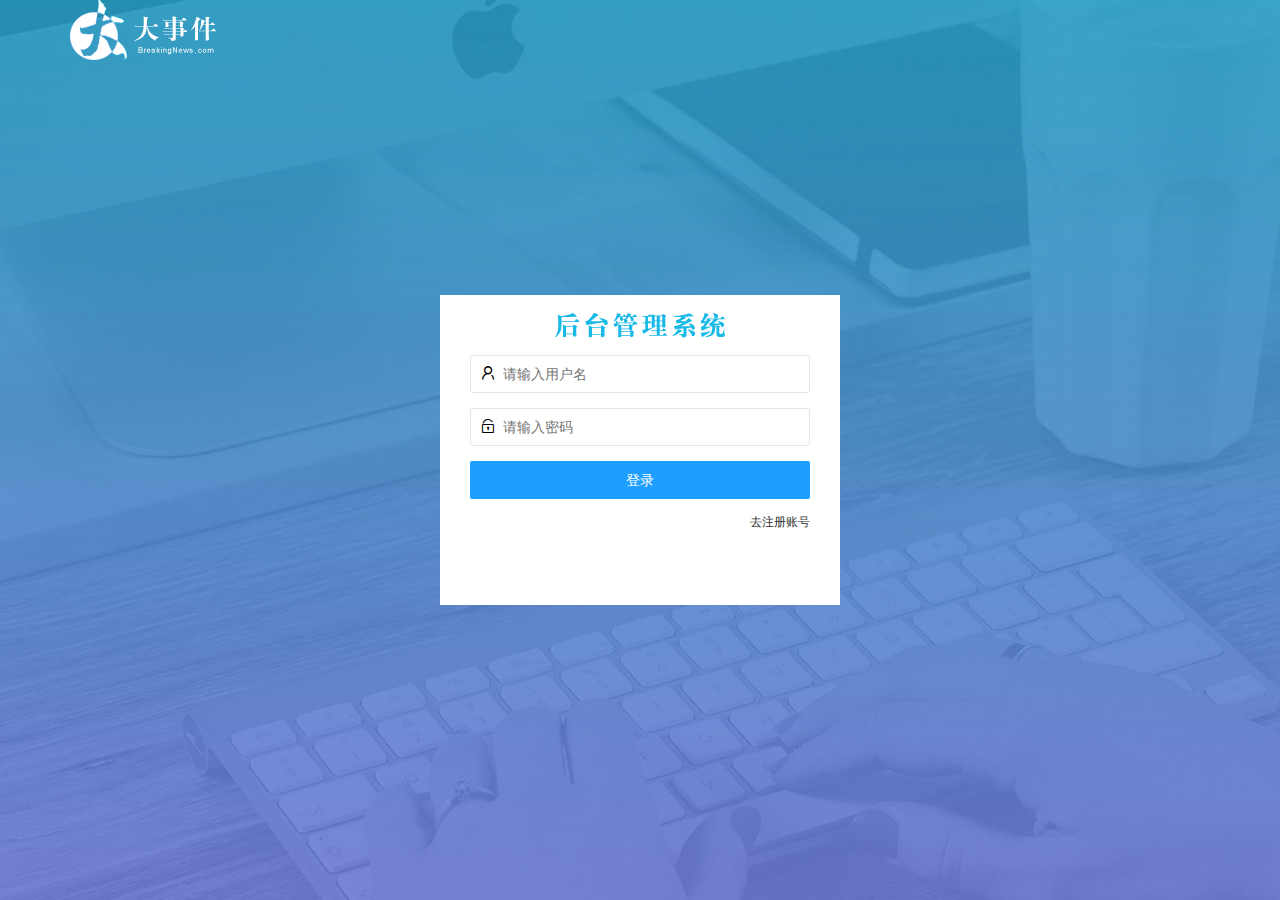
<file: login.html>
<!DOCTYPE html>
<html lang="en">

<head>
    <meta charset="UTF-8">
    <meta name="viewport" content="width=device-width, initial-scale=1.0">
    <meta http-equiv="X-UA-Compatible" content="ie=edge">
    <title>大事件-注册/登录</title>
    <!-- 映入layui的文件 -->
    <link rel="stylesheet" href="./assets/lib/layui/css/layui.css">
    <!-- 引入自己的样式表 -->
    <link rel="stylesheet" href="./assets/css/login.css">

</head>

<body>
    <!-- 头部的logo区域 -->
    <div class="layui-main">
        <img src="./assets/images/logo.png" alt="">
    </div>

    <!-- 登录注册区域 -->
    <div class="loginAndRegBox">
        <div class="title-box"></div>

        <!-- 登录的盒子 -->
        <div class="login-box">
            <!-- 登录的表单 -->
            <form class="layui-form" id="form_login">

                <!-- 用户名 -->
                <div class="layui-form-item">
                    <i class="layui-icon layui-icon-username"></i>
                    <input type="text" name="username" required lay-verify="required" placeholder="请输入用户名"
                        autocomplete="off" class="layui-input">
                </div>

                <!-- 密码 -->
                <div class="layui-form-item">
                <i class="layui-icon layui-icon-password"></i>

                    <input type="password" name="password" required lay-verify="required|pwd" placeholder="请输入密码"
                        autocomplete="off" class="layui-input">
                </div>

                <!-- 登录按钮 -->
                <div class="layui-form-item">
                    <button class="layui-btn layui-btn-fluid layui-btn-normal" lay-submit
                        lay-filter="formDemo">登录</button>
                </div>

                <div class="layui-form-item links">
                    <a href="javascript:;" id="link_reg">去注册账号</a>

                </div>
            </form>













        </div>
        <!-- 注册的盒子 -->
        <div class="reg-box">
            <form class="layui-form" id="form_reg">

                <!-- 用户名 -->
                <div class="layui-form-item">
                    <i class="layui-icon layui-icon-username"></i>
                    <input type="text" name="username" required lay-verify="required" placeholder="请输入用户名"
                        autocomplete="off" class="layui-input">
                </div>

                <!-- 密码 -->
                <div class="layui-form-item">
                <i class="layui-icon layui-icon-password"></i>

                    <input type="password" name="password" required lay-verify="required" placeholder="请输入密码"
                        autocomplete="off" class="layui-input">
                </div>

                <!-- 确认密码 -->
                <div class="layui-form-item">
                <i class="layui-icon layui-icon-password"></i>

                    <input type="password" name="repassword" required lay-verify="required|pwd|repwd" placeholder="再次确认密码"
                        autocomplete="off" class="layui-input">
                </div>

                <!-- 注册按钮 -->
                <div class="layui-form-item">
                    <button class="layui-btn layui-btn-fluid layui-btn-normal" lay-submit
                        lay-filter="formDemo">注册</button>
                </div>

                <div class="layui-form-item links">
                    <a href="javascript:;" id="link_login">去登录</a>

                </div>
            </form>

        </div>


 
    </div>
    <!-- 引入layui的js文件,加在自己的js前面,因为自己可能会用layui里面的js的类名 -->
    <script src="./assets/lib/layui/layui.all.js"></script>
    <!-- 引入JQ文件 -->
    <script src="./assets/lib/jquery.js"></script>
    <!-- 自己建统一拼接请求的根路径的baseAPI要放在自己建的js文件前面 -->
    <script src="./assets/js/baseAPI.js"></script>
    <!-- 引入自己的js文件 -->
    <script src="./assets/js/login.js"></script>

</body>

</html>
</file>
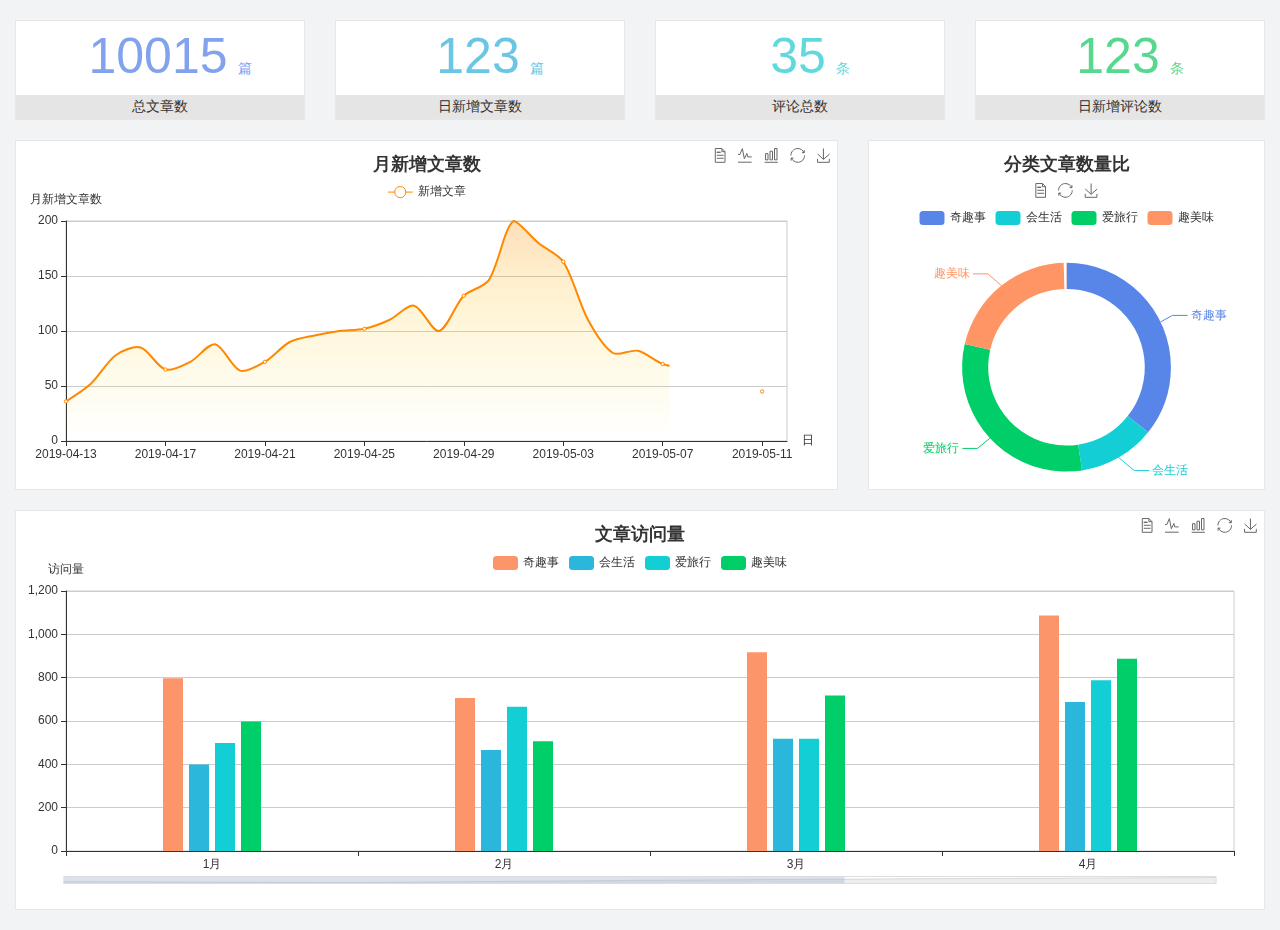
<file: home/dashboard.html>
<!DOCTYPE html>
<html lang="en">

<head>
  <meta charset="UTF-8">
  <meta name="viewport" content="width=device-width, initial-scale=1.0">
  <meta http-equiv="X-UA-Compatible" content="ie=edge">
  <title>图表统计</title>
  <link rel="stylesheet" href="../assets/lib/bootstrap.css" />
  <link rel="stylesheet" href="../assets/lib/main.css" />
  <script src="../assets/lib/jquery.js"></script>
  <script type="text/javascript" src="../assets/lib/echarts.min.js"></script>
</head>

<body>
  <div class="container-fluid">
    <div class="row spannel_list">
      <div class="col-sm-3 col-xs-6">
        <div class="spannel">
          <em>10015</em><span>篇</span>
          <b>总文章数</b>
        </div>
      </div>
      <div class="col-sm-3 col-xs-6">
        <div class="spannel scolor01">
          <em>123</em><span>篇</span>
          <b>日新增文章数</b>
        </div>
      </div>
      <div class="col-sm-3 col-xs-6">
        <div class="spannel scolor02">
          <em>35</em><span>条</span>
          <b>评论总数</b>
        </div>
      </div>
      <div class="col-sm-3 col-xs-6">
        <div class="spannel scolor03">
          <em>123</em><span>条</span>
          <b>日新增评论数</b>
        </div>
      </div>
    </div>
  </div>

  <div class="container-fluid">
    <div class="row curve-pie">
      <div class="col-lg-8 col-md-8">
        <div class="gragh_pannel" id="curve_show"></div>
      </div>
      <div class="col-lg-4 col-md-4">
        <div class="gragh_pannel" id="pie_show"></div>
      </div>
    </div>
  </div>

  <div class="container-fluid">
    <div class="column_pannel" id="column_show"></div>
  </div>

  <script>
    var oChart = echarts.init(document.getElementById('curve_show'));
    var aList_all = [
      { 'count': 36, 'date': '2019-04-13' },
      { 'count': 52, 'date': '2019-04-14' },
      { 'count': 78, 'date': '2019-04-15' },
      { 'count': 85, 'date': '2019-04-16' },
      { 'count': 65, 'date': '2019-04-17' },
      { 'count': 72, 'date': '2019-04-18' },
      { 'count': 88, 'date': '2019-04-19' },
      { 'count': 64, 'date': '2019-04-20' },
      { 'count': 72, 'date': '2019-04-21' },
      { 'count': 90, 'date': '2019-04-22' },
      { 'count': 96, 'date': '2019-04-23' },
      { 'count': 100, 'date': '2019-04-24' },
      { 'count': 102, 'date': '2019-04-25' },
      { 'count': 110, 'date': '2019-04-26' },
      { 'count': 123, 'date': '2019-04-27' },
      { 'count': 100, 'date': '2019-04-28' },
      { 'count': 132, 'date': '2019-04-29' },
      { 'count': 146, 'date': '2019-04-30' },
      { 'count': 200, 'date': '2019-05-01' },
      { 'count': 180, 'date': '2019-05-02' },
      { 'count': 163, 'date': '2019-05-03' },
      { 'count': 110, 'date': '2019-05-04' },
      { 'count': 80, 'date': '2019-05-05' },
      { 'count': 82, 'date': '2019-05-06' },
      { 'count': 70, 'date': '2019-05-07' },
      { 'count': 65, 'date': '2019-05-08' },
      { 'count': 54, 'date': '2019-05-09' },
      { 'count': 40, 'date': '2019-05-10' },
      { 'count': 45, 'date': '2019-05-11' },
      { 'count': 38, 'date': '2019-05-12' },
    ];

    let aCount = [];
    let aDate = [];

    for (var i = 0; i < aList_all.length; i++) {
      aCount.push(aList_all[i].count);
      aDate.push(aList_all[i].date);
    }

    var chartopt = {
      title: {
        text: '月新增文章数',
        left: 'center',
        top: '10'
      },
      tooltip: {
        trigger: 'axis'
      },
      legend: {
        data: ['新增文章'],
        top: '40'
      },
      toolbox: {
        show: true,
        feature: {
          mark: { show: true },
          dataView: { show: true, readOnly: false },
          magicType: { show: true, type: ['line', 'bar'] },
          restore: { show: true },
          saveAsImage: { show: true }
        }
      },
      calculable: true,
      xAxis: [
        {
          name: '日',
          type: 'category',
          boundaryGap: false,
          data: aDate
        }
      ],
      yAxis: [
        {
          name: '月新增文章数',
          type: 'value'
        }
      ],
      series: [
        {
          name: '新增文章',
          type: 'line',
          smooth: true,
          itemStyle: { normal: { areaStyle: { type: 'default' }, color: '#f80' }, lineStyle: { color: '#f80' } },
          data: aCount
        }],
      areaStyle: {
        normal: {
          color: new echarts.graphic.LinearGradient(0, 0, 0, 1, [{
            offset: 0,
            color: 'rgba(255,136,0,0.39)'
          }, {
            offset: .34,
            color: 'rgba(255,180,0,0.25)'
          }, {
            offset: 1,
            color: 'rgba(255,222,0,0.00)'
          }])

        }
      },
      grid: {
        show: true,
        x: 50,
        x2: 50,
        y: 80,
        height: 220
      }
    };

    oChart.setOption(chartopt);


    var oPie = echarts.init(document.getElementById('pie_show'));
    var oPieopt =
    {
      title: {
        top: 10,
        text: '分类文章数量比',
        x: 'center'
      },
      tooltip: {
        trigger: 'item',
        formatter: "{a} <br/>{b} : {c} ({d}%)"
      },
      color: ['#5885e8', '#13cfd5', '#00ce68', '#ff9565'],
      legend: {
        x: 'center',
        top: 65,
        data: ['奇趣事', '会生活', '爱旅行', '趣美味']
      },
      toolbox: {
        show: true,
        x: 'center',
        top: 35,
        feature: {
          mark: { show: true },
          dataView: { show: true, readOnly: false },
          magicType: {
            show: true,
            type: ['pie', 'funnel'],
            option: {
              funnel: {
                x: '25%',
                width: '50%',
                funnelAlign: 'left',
                max: 1548
              }
            }
          },
          restore: { show: true },
          saveAsImage: { show: true }
        }
      },
      calculable: true,
      series: [
        {
          name: '访问来源',
          type: 'pie',
          radius: ['45%', '60%'],
          center: ['50%', '65%'],
          data: [
            { value: 300, name: '奇趣事' },
            { value: 100, name: '会生活' },
            { value: 260, name: '爱旅行' },
            { value: 180, name: '趣美味' }
          ]
        }
      ]
    };
    oPie.setOption(oPieopt);



    var oColumn = this.echarts.init(document.getElementById('column_show'));
    var oColumnopt =
    {
      title: {
        text: '文章访问量',
        left: 'center',
        top: '10'
      },
      tooltip: {
        trigger: 'axis'
      },
      legend: {
        data: ['奇趣事', '会生活', '爱旅行', '趣美味'],
        top: '40'
      },
      toolbox: {
        show: true,
        feature: {
          mark: { show: true },
          dataView: { show: true, readOnly: false },
          magicType: { show: true, type: ['line', 'bar'] },
          restore: { show: true },
          saveAsImage: { show: true }
        }
      },
      calculable: true,
      xAxis: [
        {
          type: 'category',
          data: ['1月', '2月', '3月', '4月', '5月']
        }
      ],
      yAxis: [
        {
          name: '访问量',
          type: 'value'
        }
      ],
      series: [
        {
          name: '奇趣事',
          type: 'bar',
          barWidth: 20,
          itemStyle: {
            normal: { areaStyle: { type: 'default' }, color: '#fd956a' }
          },
          data: [800, 708, 920, 1090, 1200]
        },
        {
          name: '会生活',
          type: 'bar',
          barWidth: 20,
          itemStyle: {
            normal: { areaStyle: { type: 'default' }, color: '#2bb6db' }
          },
          data: [400, 468, 520, 690, 800]
        },
        {
          name: '爱旅行',
          type: 'bar',
          barWidth: 20,
          itemStyle: {
            normal: { areaStyle: { type: 'default' }, color: '#13cfd5' }
          },
          data: [500, 668, 520, 790, 900]
        },
        {
          name: '趣美味',
          type: 'bar',
          barWidth: 20,
          itemStyle: {
            normal: { areaStyle: { type: 'default' }, color: '#00ce68' }
          },
          data: [600, 508, 720, 890, 1000]
        }
      ],
      grid: {
        show: true,
        x: 50,
        x2: 30,
        y: 80,
        height: 260
      },
      dataZoom: [//给x轴设置滚动条
        {
          start: 0,//默认为0
          end: 100 - 1000 / 31,//默认为100
          type: 'slider',
          show: true,
          xAxisIndex: [0],
          handleSize: 0,//滑动条的 左右2个滑动条的大小
          height: 8,//组件高度
          left: 45, //左边的距离
          right: 50,//右边的距离
          bottom: 26,//右边的距离
          handleColor: '#ddd',//h滑动图标的颜色
          handleStyle: {
            borderColor: "#cacaca",
            borderWidth: "1",
            shadowBlur: 2,
            background: "#ddd",
            shadowColor: "#ddd",
          }
        }]
    };
    oColumn.setOption(oColumnopt);
  </script>
</body>

</html>
</file>
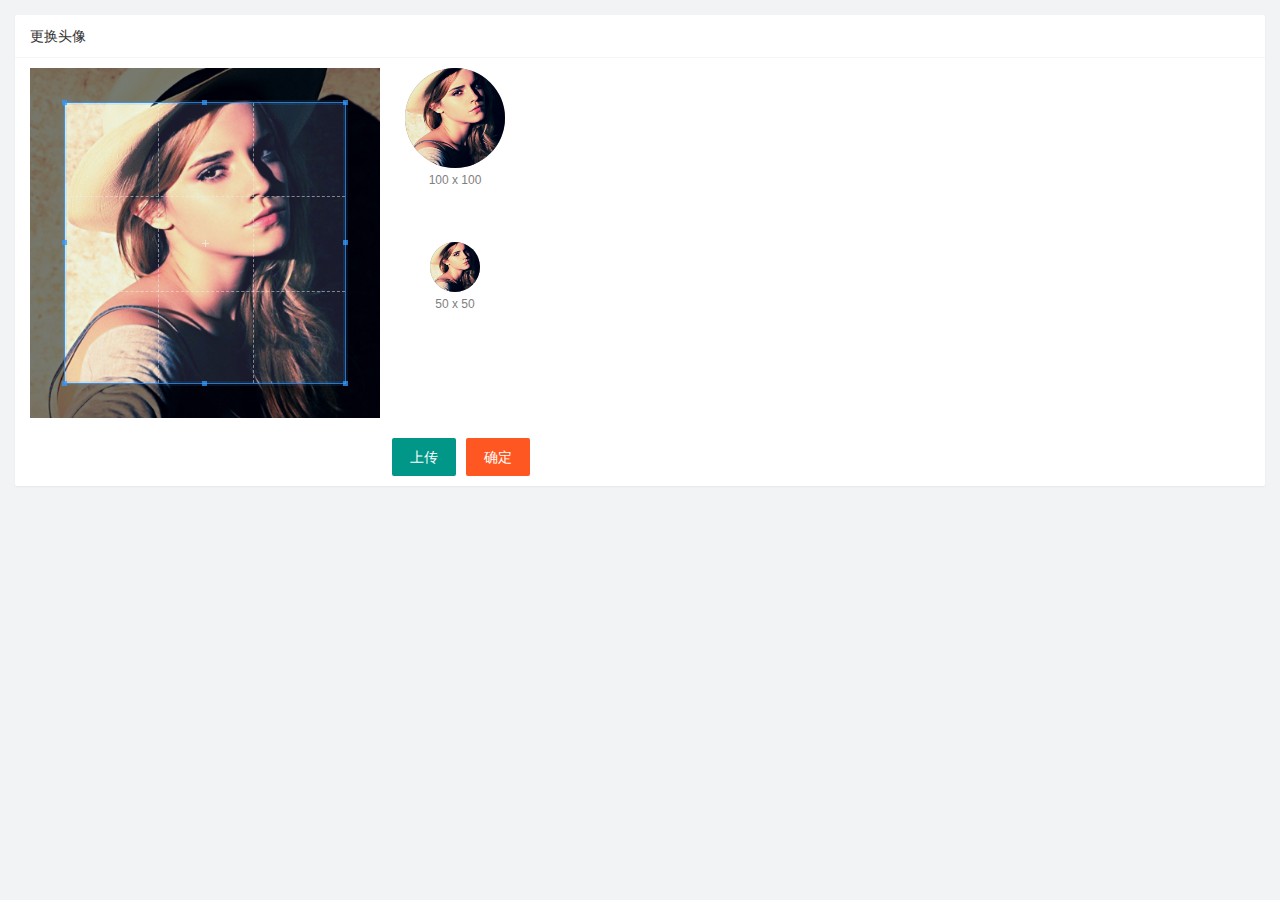
<file: user/user_avatar.html>
<!DOCTYPE html>
<html lang="en">

<head>
    <meta charset="UTF-8">
    <meta name="viewport" content="width=device-width, initial-scale=1.0">
    <meta http-equiv="X-UA-Compatible" content="ie=edge">
    <title>Document</title>
    <!-- 导入 layui.css 样式表： -->
    <link rel="stylesheet" href="../assets/lib/layui/css/layui.css">
    <!-- 导入 cropper.css 样式表： -->
    <link rel="stylesheet" href="../assets/lib/cropper/cropper.css">
    <!-- 导入自己的样式表： -->
    <link rel="stylesheet" href="../assets/css/user/user_avatar.css">
</head>

<body>


    <div class="layui-card">
        <div class="layui-card-header">更换头像</div>
        <div class="layui-card-body">




            <!-- 第一行的图片裁剪和预览区域 -->
            <div class="row1">
                <!-- 图片裁剪区域 -->
                <div class="cropper-box">
                    <!-- 这个 img 标签很重要，将来会把它初始化为裁剪区域 -->
                    <img id="image" src="/assets/images/sample.jpg" />
                </div>


                <!-- 图片的预览区域 -->
                <div class="preview-box">
                    <div>
                        <!-- 宽高为 100px 的预览区域 -->
                        <div class="img-preview w100"></div>
                        <p class="size">100 x 100</p>
                    </div>
                    <div>
                        <!-- 宽高为 50px 的预览区域 -->
                        <div class="img-preview w50"></div>
                        <p class="size">50 x 50</p>
                    </div>
                </div>
            </div>


            <!-- 第二行的按钮区域 -->
            <div class="row2">
                <!--在input的file上传文件标签中,通过accept属性,可以指定上传什么类型的文件 -->

                <input type="file" name="" id="file" accept="image/png,image/jpeg">

                <button type="button" class="layui-btn" id="btnChooseImage">上传</button>
                <button type="button" class="layui-btn layui-btn-danger" id="btnUpload">确定</button>
            </div>



        </div>
    </div>

    <script src="../assets/lib/layui/layui.all.js"></script>
    <script src="../assets/lib/jquery.js"></script>
    <!-- 要先导入jq在导入cropper再导入 jquery-cropper-->
    <script src="../assets/lib/cropper/Cropper.js"></script>
    <script src="../assets/lib/cropper/jquery-cropper.js"></script>
    <script src="../assets/js/baseAPI.js"></script>
    <script src="../assets/js/user/user_avatar.js"></script>
</body>

</html>
</file>
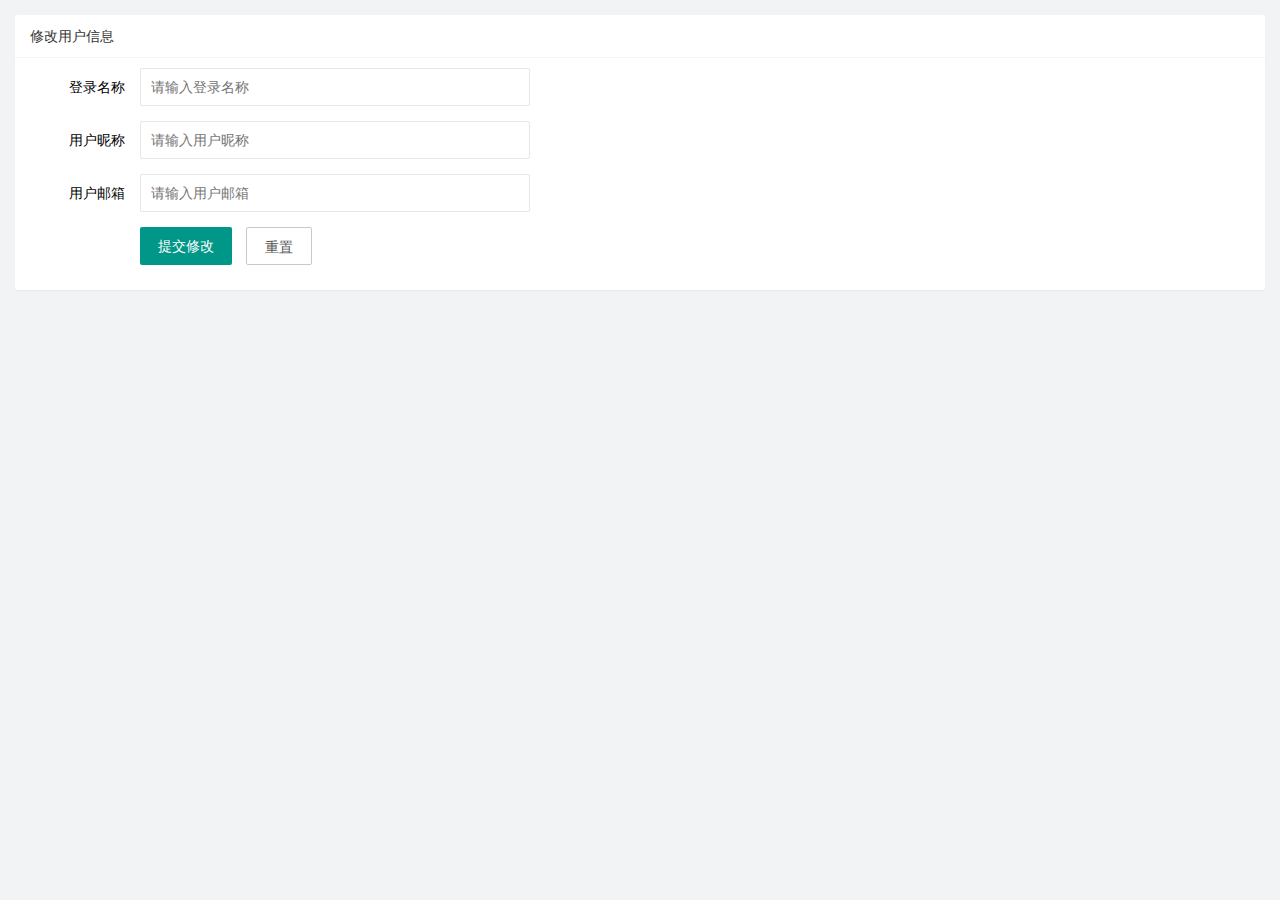
<file: user/user_info.html>
<!DOCTYPE html>
<html lang="en">

<head>
    <meta charset="UTF-8">
    <meta name="viewport" content="width=device-width, initial-scale=1.0">
    <meta http-equiv="X-UA-Compatible" content="ie=edge">
    <title>Document</title>
    <!-- 导入 layui 的样式,先导入第三方的样式,再导入自己的样式,避免自己的样式覆盖第三方的 -->
    <link rel="stylesheet" href="../assets/lib/layui/css/layui.css" />
    <!-- 导入自己的样式 -->
    <link rel="stylesheet" href="../assets/css/user/user_info.css" />
</head>

<body>
    <!-- 卡片区域 -->  
    <div class="layui-card">
        <div class="layui-card-header">修改用户信息</div>
        <div class="layui-card-body">
            <!-- form 表单区域 -->
            <form class="layui-form" lay-filter="formUserInfo">
                <!-- 这是隐藏域 ,作用是接收的传值的-->
                <input type="hidden" name="id" />
                <div class="layui-form-item">
                    <label class="layui-form-label">登录名称</label>
                    <div class="layui-input-block">
                        <input type="text" name="username" required lay-verify="required" placeholder="请输入登录名称"
                            autocomplete="off" class="layui-input" readonly />
                    </div>
                </div>
                <div class="layui-form-item">
                    <label class="layui-form-label">用户昵称</label>
                    <div class="layui-input-block">
                        <input type="text" name="nickname" required lay-verify="required|nickname" placeholder="请输入用户昵称"
                            autocomplete="off" class="layui-input" />
                    </div>
                </div>
                <div class="layui-form-item">
                    <label class="layui-form-label">用户邮箱</label>
                    <div class="layui-input-block">
                        <input type="text" name="email" required lay-verify="required|email" placeholder="请输入用户邮箱"
                            autocomplete="off" class="layui-input" />
                    </div>
                </div>
                <div class="layui-form-item">
                    <div class="layui-input-block">
                        <button class="layui-btn" lay-submit lay-filter="formDemo">提交修改</button>
                        <button type="reset" class="layui-btn layui-btn-primary" id="btnReset">重置</button>
                    </div>
                </div>
            </form>
        </div>
    </div>


    <!-- 导入 layui 的 js -->
    <script src="../assets/lib/layui/layui.all.js"></script>
    <!-- 导入 jquery -->
    <script src="../assets/lib/jquery.js"></script>
    <!-- 导入 -->
    <script src="../assets/js/baseAPI.js"></script>
    <!-- 导入自己的 js -->
    <script src="../assets/js/user/user_info.js"></script>
</body>

</html>
</file>
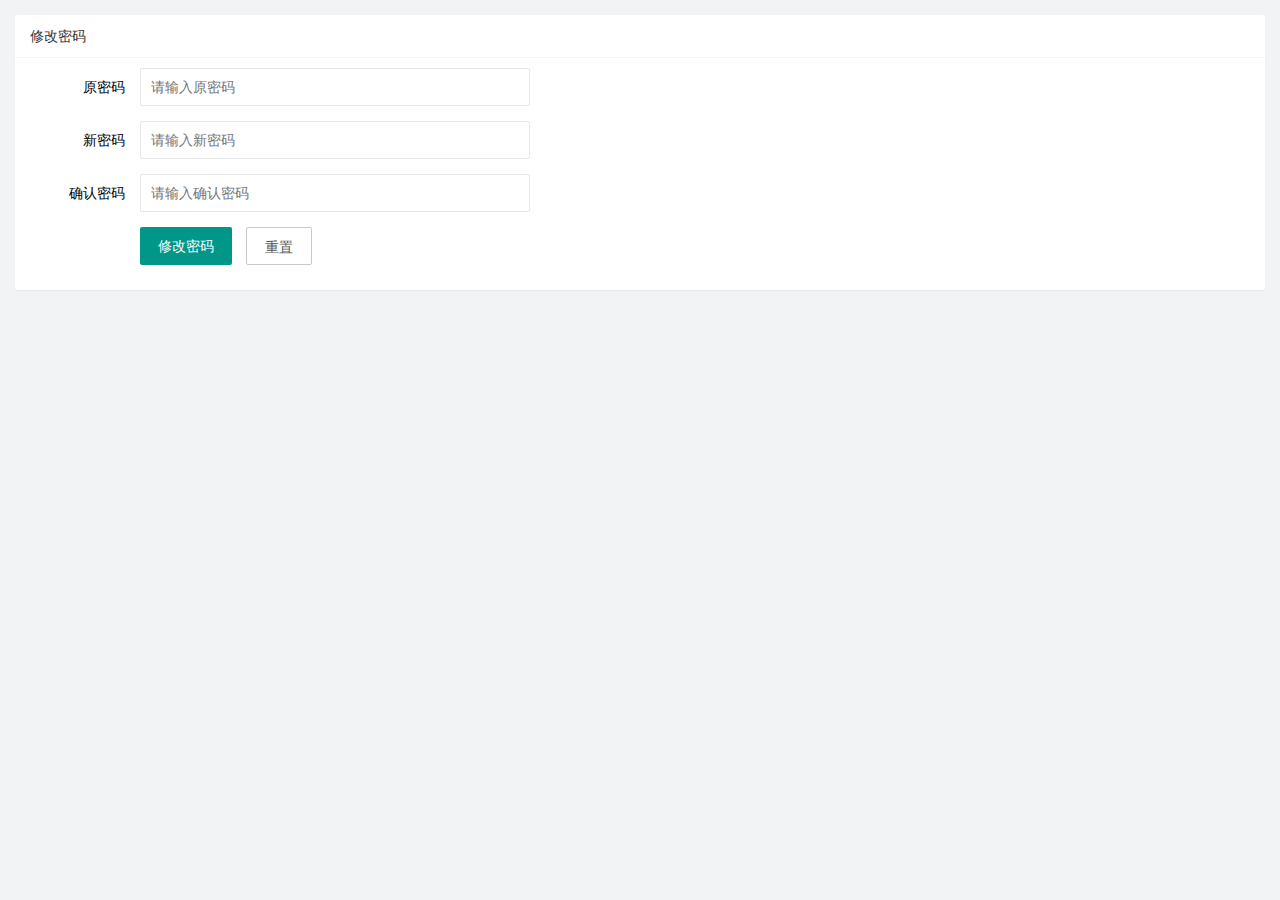
<file: user/user_pwd.html>
<!DOCTYPE html>
<html lang="en">

<head>
    <meta charset="UTF-8">
    <meta name="viewport" content="width=device-width, initial-scale=1.0">
    <meta http-equiv="X-UA-Compatible" content="ie=edge">
    <title>Document</title>
    <link rel="stylesheet" href="../assets/lib/layui/css/layui.css">
    <link rel="stylesheet" href="../assets/css/user/user_pwd.css">
</head>


<body>
    <!-- 卡片区域 -->
    <div class="layui-card">
        <div class="layui-card-header">修改密码</div>
        <div class="layui-card-body">

            <form class="layui-form" action="">
                <div class="layui-form-item">
                    <label class="layui-form-label">原密码</label>
                    <div class="layui-input-block">
                        <input type="password" name="oldPwd" required lay-verify="required|pwd" placeholder="请输入原密码"
                            autocomplete="off" class="layui-input">
                    </div>
                </div>

                <div class="layui-form-item">
                    <label class="layui-form-label">新密码</label>
                    <div class="layui-input-block">
                        <input type="password" name="newPwd" required lay-verify="required|pwd|samePwd"
                            placeholder="请输入新密码" autocomplete="off" class="layui-input">
                    </div>
                </div>

                <div class="layui-form-item">
                    <label class="layui-form-label">确认密码</label>
                    <div class="layui-input-block">
                        <input type="password" name="rePwd" required lay-verify="required|rePwd" placeholder="请输入确认密码"
                            autocomplete="off" class="layui-input">
                    </div>
                </div>



                <div class="layui-form-item">
                    <div class="layui-input-block">
                        <button class="layui-btn" lay-submit lay-filter="formDemo">修改密码</button>
                        <button type="reset" class="layui-btn layui-btn-primary">重置</button>
                    </div>
                </div>
            </form>




        </div>
    </div>


    <!-- 导入 layui 的 js -->
    <script src="../assets/lib/layui/layui.all.js"></script>
    <!-- 导入 jQuery -->
    <script src="../assets/lib/jquery.js"></script>
    <!-- 导入 baseAPI -->
    <script src="../assets/js/baseAPI.js"></script>
    <!-- 导入自己的 js -->
    <script src="../assets/js/user/user_pwd.js"></script>
</body>

</html>
</file>
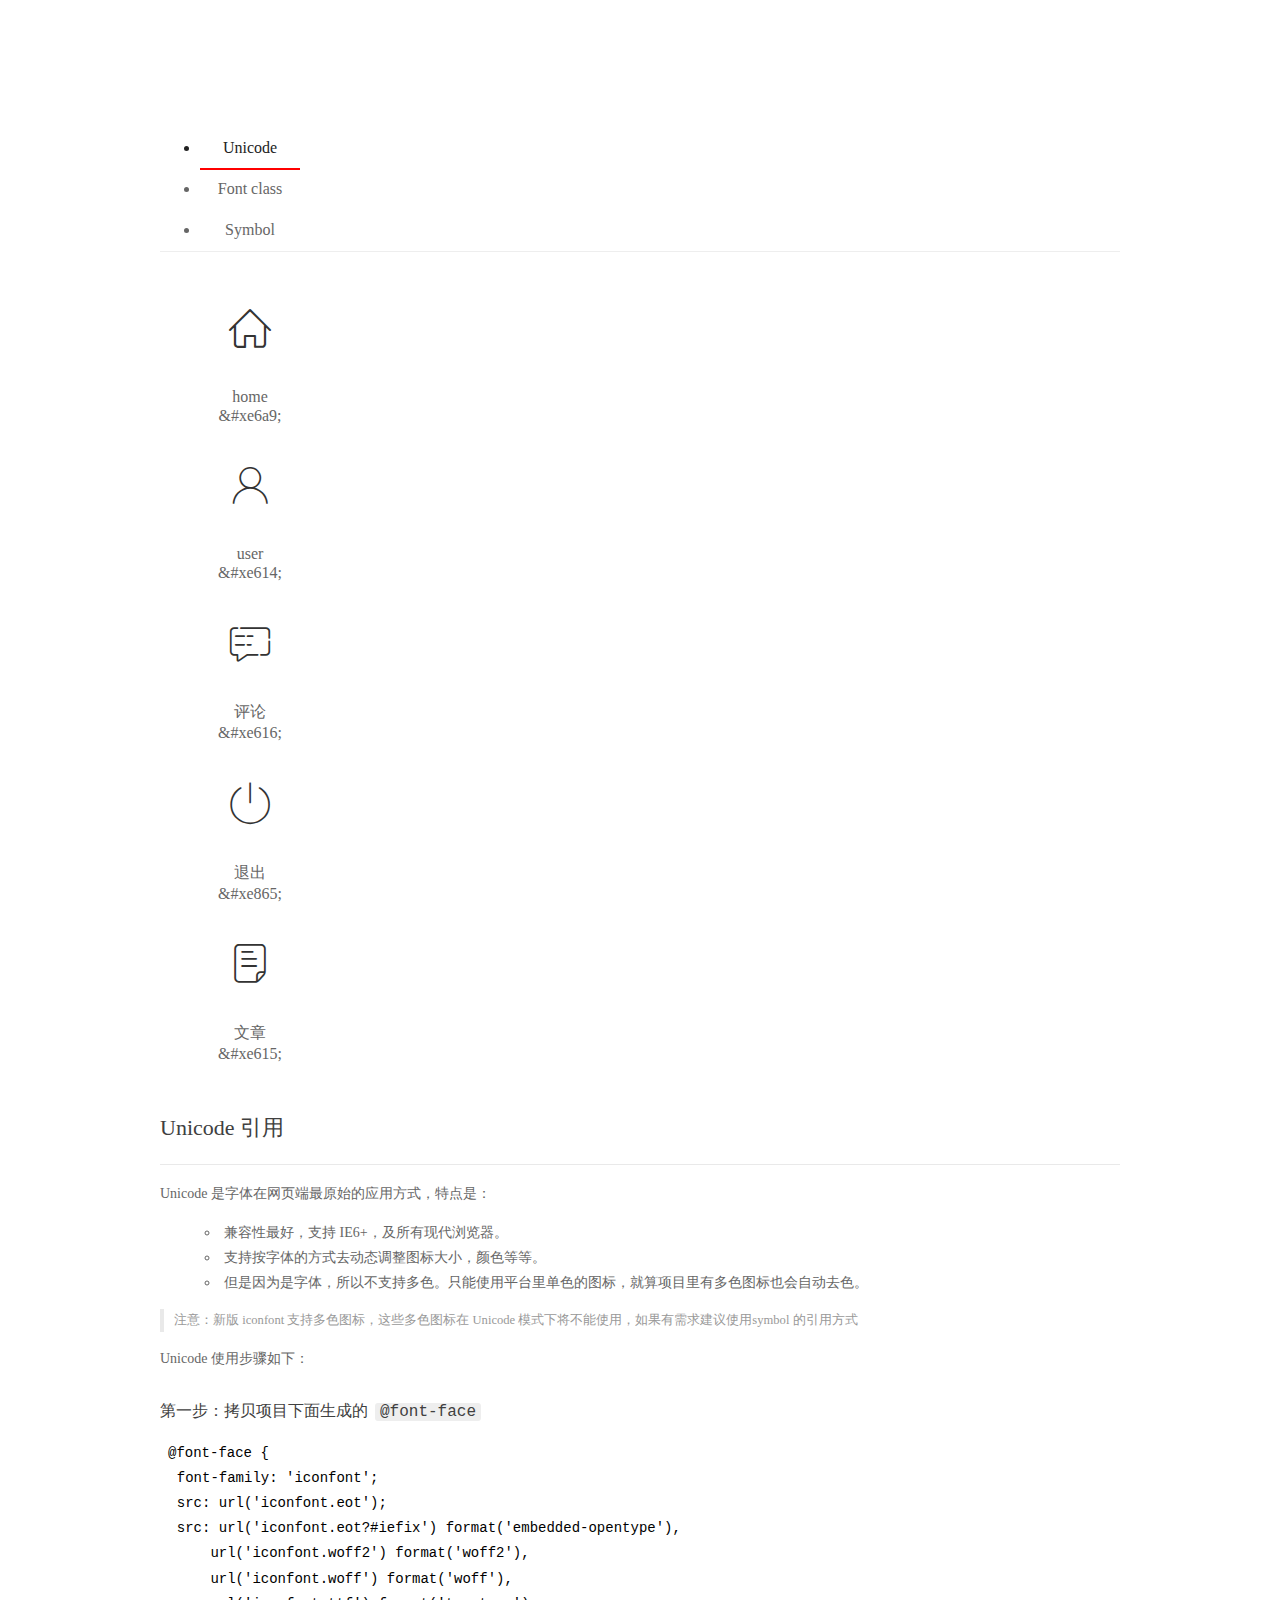
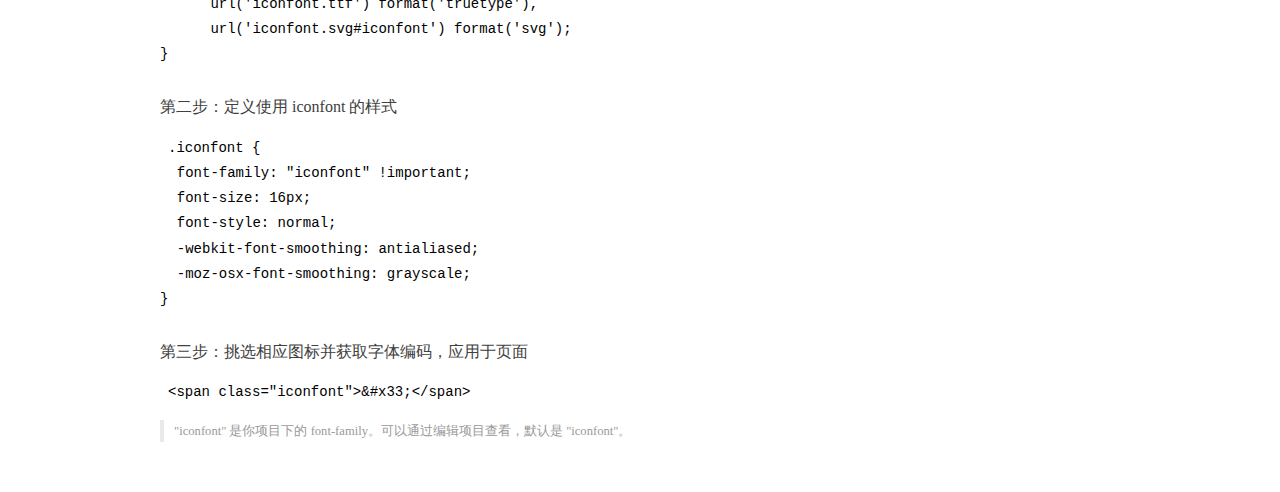
<file: assets/fonts/demo_index.html>
<!DOCTYPE html>
<html>
<head>
  <meta charset="utf-8"/>
  <title>IconFont Demo</title>
  <link rel="shortcut icon" href="https://gtms04.alicdn.com/tps/i4/TB1_oz6GVXXXXaFXpXXJDFnIXXX-64-64.ico" type="image/x-icon"/>
  <link rel="stylesheet" href="https://g.alicdn.com/thx/cube/1.3.2/cube.min.css">
  <link rel="stylesheet" href="demo.css">
  <link rel="stylesheet" href="iconfont.css">
  <script src="iconfont.js"></script>
  <!-- jQuery -->
  <script src="https://a1.alicdn.com/oss/uploads/2018/12/26/7bfddb60-08e8-11e9-9b04-53e73bb6408b.js"></script>
  <!-- 代码高亮 -->
  <script src="https://a1.alicdn.com/oss/uploads/2018/12/26/a3f714d0-08e6-11e9-8a15-ebf944d7534c.js"></script>
</head>
<body>
  <div class="main">
    <h1 class="logo"><a href="https://www.iconfont.cn/" title="iconfont 首页" target="_blank">&#xe86b;</a></h1>
    <div class="nav-tabs">
      <ul id="tabs" class="dib-box">
        <li class="dib active"><span>Unicode</span></li>
        <li class="dib"><span>Font class</span></li>
        <li class="dib"><span>Symbol</span></li>
      </ul>
      
    </div>
    <div class="tab-container">
      <div class="content unicode" style="display: block;">
          <ul class="icon_lists dib-box">
          
            <li class="dib">
              <span class="icon iconfont">&#xe6a9;</span>
                <div class="name">home</div>
                <div class="code-name">&amp;#xe6a9;</div>
              </li>
          
            <li class="dib">
              <span class="icon iconfont">&#xe614;</span>
                <div class="name">user</div>
                <div class="code-name">&amp;#xe614;</div>
              </li>
          
            <li class="dib">
              <span class="icon iconfont">&#xe616;</span>
                <div class="name">评论</div>
                <div class="code-name">&amp;#xe616;</div>
              </li>
          
            <li class="dib">
              <span class="icon iconfont">&#xe865;</span>
                <div class="name">退出</div>
                <div class="code-name">&amp;#xe865;</div>
              </li>
          
            <li class="dib">
              <span class="icon iconfont">&#xe615;</span>
                <div class="name">文章</div>
                <div class="code-name">&amp;#xe615;</div>
              </li>
          
          </ul>
          <div class="article markdown">
          <h2 id="unicode-">Unicode 引用</h2>
          <hr>

          <p>Unicode 是字体在网页端最原始的应用方式，特点是：</p>
          <ul>
            <li>兼容性最好，支持 IE6+，及所有现代浏览器。</li>
            <li>支持按字体的方式去动态调整图标大小，颜色等等。</li>
            <li>但是因为是字体，所以不支持多色。只能使用平台里单色的图标，就算项目里有多色图标也会自动去色。</li>
          </ul>
          <blockquote>
            <p>注意：新版 iconfont 支持多色图标，这些多色图标在 Unicode 模式下将不能使用，如果有需求建议使用symbol 的引用方式</p>
          </blockquote>
          <p>Unicode 使用步骤如下：</p>
          <h3 id="-font-face">第一步：拷贝项目下面生成的 <code>@font-face</code></h3>
<pre><code class="language-css"
>@font-face {
  font-family: 'iconfont';
  src: url('iconfont.eot');
  src: url('iconfont.eot?#iefix') format('embedded-opentype'),
      url('iconfont.woff2') format('woff2'),
      url('iconfont.woff') format('woff'),
      url('iconfont.ttf') format('truetype'),
      url('iconfont.svg#iconfont') format('svg');
}
</code></pre>
          <h3 id="-iconfont-">第二步：定义使用 iconfont 的样式</h3>
<pre><code class="language-css"
>.iconfont {
  font-family: "iconfont" !important;
  font-size: 16px;
  font-style: normal;
  -webkit-font-smoothing: antialiased;
  -moz-osx-font-smoothing: grayscale;
}
</code></pre>
          <h3 id="-">第三步：挑选相应图标并获取字体编码，应用于页面</h3>
<pre>
<code class="language-html"
>&lt;span class="iconfont"&gt;&amp;#x33;&lt;/span&gt;
</code></pre>
          <blockquote>
            <p>"iconfont" 是你项目下的 font-family。可以通过编辑项目查看，默认是 "iconfont"。</p>
          </blockquote>
          </div>
      </div>
      <div class="content font-class">
        <ul class="icon_lists dib-box">
          
          <li class="dib">
            <span class="icon iconfont icon-home"></span>
            <div class="name">
              home
            </div>
            <div class="code-name">.icon-home
            </div>
          </li>
          
          <li class="dib">
            <span class="icon iconfont icon-user"></span>
            <div class="name">
              user
            </div>
            <div class="code-name">.icon-user
            </div>
          </li>
          
          <li class="dib">
            <span class="icon iconfont icon-pinglun"></span>
            <div class="name">
              评论
            </div>
            <div class="code-name">.icon-pinglun
            </div>
          </li>
          
          <li class="dib">
            <span class="icon iconfont icon-tuichu"></span>
            <div class="name">
              退出
            </div>
            <div class="code-name">.icon-tuichu
            </div>
          </li>
          
          <li class="dib">
            <span class="icon iconfont icon-16"></span>
            <div class="name">
              文章
            </div>
            <div class="code-name">.icon-16
            </div>
          </li>
          
        </ul>
        <div class="article markdown">
        <h2 id="font-class-">font-class 引用</h2>
        <hr>

        <p>font-class 是 Unicode 使用方式的一种变种，主要是解决 Unicode 书写不直观，语意不明确的问题。</p>
        <p>与 Unicode 使用方式相比，具有如下特点：</p>
        <ul>
          <li>兼容性良好，支持 IE8+，及所有现代浏览器。</li>
          <li>相比于 Unicode 语意明确，书写更直观。可以很容易分辨这个 icon 是什么。</li>
          <li>因为使用 class 来定义图标，所以当要替换图标时，只需要修改 class 里面的 Unicode 引用。</li>
          <li>不过因为本质上还是使用的字体，所以多色图标还是不支持的。</li>
        </ul>
        <p>使用步骤如下：</p>
        <h3 id="-fontclass-">第一步：引入项目下面生成的 fontclass 代码：</h3>
<pre><code class="language-html">&lt;link rel="stylesheet" href="./iconfont.css"&gt;
</code></pre>
        <h3 id="-">第二步：挑选相应图标并获取类名，应用于页面：</h3>
<pre><code class="language-html">&lt;span class="iconfont icon-xxx"&gt;&lt;/span&gt;
</code></pre>
        <blockquote>
          <p>"
            iconfont" 是你项目下的 font-family。可以通过编辑项目查看，默认是 "iconfont"。</p>
        </blockquote>
      </div>
      </div>
      <div class="content symbol">
          <ul class="icon_lists dib-box">
          
            <li class="dib">
                <svg class="icon svg-icon" aria-hidden="true">
                  <use xlink:href="#icon-home"></use>
                </svg>
                <div class="name">home</div>
                <div class="code-name">#icon-home</div>
            </li>
          
            <li class="dib">
                <svg class="icon svg-icon" aria-hidden="true">
                  <use xlink:href="#icon-user"></use>
                </svg>
                <div class="name">user</div>
                <div class="code-name">#icon-user</div>
            </li>
          
            <li class="dib">
                <svg class="icon svg-icon" aria-hidden="true">
                  <use xlink:href="#icon-pinglun"></use>
                </svg>
                <div class="name">评论</div>
                <div class="code-name">#icon-pinglun</div>
            </li>
          
            <li class="dib">
                <svg class="icon svg-icon" aria-hidden="true">
                  <use xlink:href="#icon-tuichu"></use>
                </svg>
                <div class="name">退出</div>
                <div class="code-name">#icon-tuichu</div>
            </li>
          
            <li class="dib">
                <svg class="icon svg-icon" aria-hidden="true">
                  <use xlink:href="#icon-16"></use>
                </svg>
                <div class="name">文章</div>
                <div class="code-name">#icon-16</div>
            </li>
          
          </ul>
          <div class="article markdown">
          <h2 id="symbol-">Symbol 引用</h2>
          <hr>

          <p>这是一种全新的使用方式，应该说这才是未来的主流，也是平台目前推荐的用法。相关介绍可以参考这篇<a href="">文章</a>
            这种用法其实是做了一个 SVG 的集合，与另外两种相比具有如下特点：</p>
          <ul>
            <li>支持多色图标了，不再受单色限制。</li>
            <li>通过一些技巧，支持像字体那样，通过 <code>font-size</code>, <code>color</code> 来调整样式。</li>
            <li>兼容性较差，支持 IE9+，及现代浏览器。</li>
            <li>浏览器渲染 SVG 的性能一般，还不如 png。</li>
          </ul>
          <p>使用步骤如下：</p>
          <h3 id="-symbol-">第一步：引入项目下面生成的 symbol 代码：</h3>
<pre><code class="language-html">&lt;script src="./iconfont.js"&gt;&lt;/script&gt;
</code></pre>
          <h3 id="-css-">第二步：加入通用 CSS 代码（引入一次就行）：</h3>
<pre><code class="language-html">&lt;style&gt;
.icon {
  width: 1em;
  height: 1em;
  vertical-align: -0.15em;
  fill: currentColor;
  overflow: hidden;
}
&lt;/style&gt;
</code></pre>
          <h3 id="-">第三步：挑选相应图标并获取类名，应用于页面：</h3>
<pre><code class="language-html">&lt;svg class="icon" aria-hidden="true"&gt;
  &lt;use xlink:href="#icon-xxx"&gt;&lt;/use&gt;
&lt;/svg&gt;
</code></pre>
          </div>
      </div>

    </div>
  </div>
  <script>
  $(document).ready(function () {
      $('.tab-container .content:first').show()

      $('#tabs li').click(function (e) {
        var tabContent = $('.tab-container .content')
        var index = $(this).index()

        if ($(this).hasClass('active')) {
          return
        } else {
          $('#tabs li').removeClass('active')
          $(this).addClass('active')

          tabContent.hide().eq(index).fadeIn()
        }
      })
    })
  </script>
</body>
</html>
</file>
<file: assets/lib/layui/css/layui.css>
/** layui-v2.5.5 MIT License By https://www.layui.com */
 .layui-inline,img{display:inline-block;vertical-align:middle}h1,h2,h3,h4,h5,h6{font-weight:400}.layui-edge,.layui-header,.layui-inline,.layui-main{position:relative}.layui-body,.layui-edge,.layui-elip{overflow:hidden}.layui-btn,.layui-edge,.layui-inline,img{vertical-align:middle}.layui-btn,.layui-disabled,.layui-icon,.layui-unselect{-moz-user-select:none;-webkit-user-select:none;-ms-user-select:none}.layui-elip,.layui-form-checkbox span,.layui-form-pane .layui-form-label{text-overflow:ellipsis;white-space:nowrap}.layui-breadcrumb,.layui-tree-btnGroup{visibility:hidden}blockquote,body,button,dd,div,dl,dt,form,h1,h2,h3,h4,h5,h6,input,li,ol,p,pre,td,textarea,th,ul{margin:0;padding:0;-webkit-tap-highlight-color:rgba(0,0,0,0)}a:active,a:hover{outline:0}img{border:none}li{list-style:none}table{border-collapse:collapse;border-spacing:0}h4,h5,h6{font-size:100%}button,input,optgroup,option,select,textarea{font-family:inherit;font-size:inherit;font-style:inherit;font-weight:inherit;outline:0}pre{white-space:pre-wrap;white-space:-moz-pre-wrap;white-space:-pre-wrap;white-space:-o-pre-wrap;word-wrap:break-word}body{line-height:24px;font:14px Helvetica Neue,Helvetica,PingFang SC,Tahoma,Arial,sans-serif}hr{height:1px;margin:10px 0;border:0;clear:both}a{color:#333;text-decoration:none}a:hover{color:#777}a cite{font-style:normal;*cursor:pointer}.layui-border-box,.layui-border-box *{box-sizing:border-box}.layui-box,.layui-box *{box-sizing:content-box}.layui-clear{clear:both;*zoom:1}.layui-clear:after{content:'\20';clear:both;*zoom:1;display:block;height:0}.layui-inline{*display:inline;*zoom:1}.layui-edge{display:inline-block;width:0;height:0;border-width:6px;border-style:dashed;border-color:transparent}.layui-edge-top{top:-4px;border-bottom-color:#999;border-bottom-style:solid}.layui-edge-right{border-left-color:#999;border-left-style:solid}.layui-edge-bottom{top:2px;border-top-color:#999;border-top-style:solid}.layui-edge-left{border-right-color:#999;border-right-style:solid}.layui-disabled,.layui-disabled:hover{color:#d2d2d2!important;cursor:not-allowed!important}.layui-circle{border-radius:100%}.layui-show{display:block!important}.layui-hide{display:none!important}@font-face{font-family:layui-icon;src:url(../font/iconfont.eot?v=250);src:url(../font/iconfont.eot?v=250#iefix) format('embedded-opentype'),url(../font/iconfont.woff2?v=250) format('woff2'),url(../font/iconfont.woff?v=250) format('woff'),url(../font/iconfont.ttf?v=250) format('truetype'),url(../font/iconfont.svg?v=250#layui-icon) format('svg')}.layui-icon{font-family:layui-icon!important;font-size:16px;font-style:normal;-webkit-font-smoothing:antialiased;-moz-osx-font-smoothing:grayscale}.layui-icon-reply-fill:before{content:"\e611"}.layui-icon-set-fill:before{content:"\e614"}.layui-icon-menu-fill:before{content:"\e60f"}.layui-icon-search:before{content:"\e615"}.layui-icon-share:before{content:"\e641"}.layui-icon-set-sm:before{content:"\e620"}.layui-icon-engine:before{content:"\e628"}.layui-icon-close:before{content:"\1006"}.layui-icon-close-fill:before{content:"\1007"}.layui-icon-chart-screen:before{content:"\e629"}.layui-icon-star:before{content:"\e600"}.layui-icon-circle-dot:before{content:"\e617"}.layui-icon-chat:before{content:"\e606"}.layui-icon-release:before{content:"\e609"}.layui-icon-list:before{content:"\e60a"}.layui-icon-chart:before{content:"\e62c"}.layui-icon-ok-circle:before{content:"\1005"}.layui-icon-layim-theme:before{content:"\e61b"}.layui-icon-table:before{content:"\e62d"}.layui-icon-right:before{content:"\e602"}.layui-icon-left:before{content:"\e603"}.layui-icon-cart-simple:before{content:"\e698"}.layui-icon-face-cry:before{content:"\e69c"}.layui-icon-face-smile:before{content:"\e6af"}.layui-icon-survey:before{content:"\e6b2"}.layui-icon-tree:before{content:"\e62e"}.layui-icon-upload-circle:before{content:"\e62f"}.layui-icon-add-circle:before{content:"\e61f"}.layui-icon-download-circle:before{content:"\e601"}.layui-icon-templeate-1:before{content:"\e630"}.layui-icon-util:before{content:"\e631"}.layui-icon-face-surprised:before{content:"\e664"}.layui-icon-edit:before{content:"\e642"}.layui-icon-speaker:before{content:"\e645"}.layui-icon-down:before{content:"\e61a"}.layui-icon-file:before{content:"\e621"}.layui-icon-layouts:before{content:"\e632"}.layui-icon-rate-half:before{content:"\e6c9"}.layui-icon-add-circle-fine:before{content:"\e608"}.layui-icon-prev-circle:before{content:"\e633"}.layui-icon-read:before{content:"\e705"}.layui-icon-404:before{content:"\e61c"}.layui-icon-carousel:before{content:"\e634"}.layui-icon-help:before{content:"\e607"}.layui-icon-code-circle:before{content:"\e635"}.layui-icon-water:before{content:"\e636"}.layui-icon-username:before{content:"\e66f"}.layui-icon-find-fill:before{content:"\e670"}.layui-icon-about:before{content:"\e60b"}.layui-icon-location:before{content:"\e715"}.layui-icon-up:before{content:"\e619"}.layui-icon-pause:before{content:"\e651"}.layui-icon-date:before{content:"\e637"}.layui-icon-layim-uploadfile:before{content:"\e61d"}.layui-icon-delete:before{content:"\e640"}.layui-icon-play:before{content:"\e652"}.layui-icon-top:before{content:"\e604"}.layui-icon-friends:before{content:"\e612"}.layui-icon-refresh-3:before{content:"\e9aa"}.layui-icon-ok:before{content:"\e605"}.layui-icon-layer:before{content:"\e638"}.layui-icon-face-smile-fine:before{content:"\e60c"}.layui-icon-dollar:before{content:"\e659"}.layui-icon-group:before{content:"\e613"}.layui-icon-layim-download:before{content:"\e61e"}.layui-icon-picture-fine:before{content:"\e60d"}.layui-icon-link:before{content:"\e64c"}.layui-icon-diamond:before{content:"\e735"}.layui-icon-log:before{content:"\e60e"}.layui-icon-rate-solid:before{content:"\e67a"}.layui-icon-fonts-del:before{content:"\e64f"}.layui-icon-unlink:before{content:"\e64d"}.layui-icon-fonts-clear:before{content:"\e639"}.layui-icon-triangle-r:before{content:"\e623"}.layui-icon-circle:before{content:"\e63f"}.layui-icon-radio:before{content:"\e643"}.layui-icon-align-center:before{content:"\e647"}.layui-icon-align-right:before{content:"\e648"}.layui-icon-align-left:before{content:"\e649"}.layui-icon-loading-1:before{content:"\e63e"}.layui-icon-return:before{content:"\e65c"}.layui-icon-fonts-strong:before{content:"\e62b"}.layui-icon-upload:before{content:"\e67c"}.layui-icon-dialogue:before{content:"\e63a"}.layui-icon-video:before{content:"\e6ed"}.layui-icon-headset:before{content:"\e6fc"}.layui-icon-cellphone-fine:before{content:"\e63b"}.layui-icon-add-1:before{content:"\e654"}.layui-icon-face-smile-b:before{content:"\e650"}.layui-icon-fonts-html:before{content:"\e64b"}.layui-icon-form:before{content:"\e63c"}.layui-icon-cart:before{content:"\e657"}.layui-icon-camera-fill:before{content:"\e65d"}.layui-icon-tabs:before{content:"\e62a"}.layui-icon-fonts-code:before{content:"\e64e"}.layui-icon-fire:before{content:"\e756"}.layui-icon-set:before{content:"\e716"}.layui-icon-fonts-u:before{content:"\e646"}.layui-icon-triangle-d:before{content:"\e625"}.layui-icon-tips:before{content:"\e702"}.layui-icon-picture:before{content:"\e64a"}.layui-icon-more-vertical:before{content:"\e671"}.layui-icon-flag:before{content:"\e66c"}.layui-icon-loading:before{content:"\e63d"}.layui-icon-fonts-i:before{content:"\e644"}.layui-icon-refresh-1:before{content:"\e666"}.layui-icon-rmb:before{content:"\e65e"}.layui-icon-home:before{content:"\e68e"}.layui-icon-user:before{content:"\e770"}.layui-icon-notice:before{content:"\e667"}.layui-icon-login-weibo:before{content:"\e675"}.layui-icon-voice:before{content:"\e688"}.layui-icon-upload-drag:before{content:"\e681"}.layui-icon-login-qq:before{content:"\e676"}.layui-icon-snowflake:before{content:"\e6b1"}.layui-icon-file-b:before{content:"\e655"}.layui-icon-template:before{content:"\e663"}.layui-icon-auz:before{content:"\e672"}.layui-icon-console:before{content:"\e665"}.layui-icon-app:before{content:"\e653"}.layui-icon-prev:before{content:"\e65a"}.layui-icon-website:before{content:"\e7ae"}.layui-icon-next:before{content:"\e65b"}.layui-icon-component:before{content:"\e857"}.layui-icon-more:before{content:"\e65f"}.layui-icon-login-wechat:before{content:"\e677"}.layui-icon-shrink-right:before{content:"\e668"}.layui-icon-spread-left:before{content:"\e66b"}.layui-icon-camera:before{content:"\e660"}.layui-icon-note:before{content:"\e66e"}.layui-icon-refresh:before{content:"\e669"}.layui-icon-female:before{content:"\e661"}.layui-icon-male:before{content:"\e662"}.layui-icon-password:before{content:"\e673"}.layui-icon-senior:before{content:"\e674"}.layui-icon-theme:before{content:"\e66a"}.layui-icon-tread:before{content:"\e6c5"}.layui-icon-praise:before{content:"\e6c6"}.layui-icon-star-fill:before{content:"\e658"}.layui-icon-rate:before{content:"\e67b"}.layui-icon-template-1:before{content:"\e656"}.layui-icon-vercode:before{content:"\e679"}.layui-icon-cellphone:before{content:"\e678"}.layui-icon-screen-full:before{content:"\e622"}.layui-icon-screen-restore:before{content:"\e758"}.layui-icon-cols:before{content:"\e610"}.layui-icon-export:before{content:"\e67d"}.layui-icon-print:before{content:"\e66d"}.layui-icon-slider:before{content:"\e714"}.layui-icon-addition:before{content:"\e624"}.layui-icon-subtraction:before{content:"\e67e"}.layui-icon-service:before{content:"\e626"}.layui-icon-transfer:before{content:"\e691"}.layui-main{width:1140px;margin:0 auto}.layui-header{z-index:1000;height:60px}.layui-header a:hover{transition:all .5s;-webkit-transition:all .5s}.layui-side{position:fixed;left:0;top:0;bottom:0;z-index:999;width:200px;overflow-x:hidden}.layui-side-scroll{position:relative;width:220px;height:100%;overflow-x:hidden}.layui-body{position:absolute;left:200px;right:0;top:0;bottom:0;z-index:998;width:auto;overflow-y:auto;box-sizing:border-box}.layui-layout-body{overflow:hidden}.layui-layout-admin .layui-header{background-color:#23262E}.layui-layout-admin .layui-side{top:60px;width:200px;overflow-x:hidden}.layui-layout-admin .layui-body{position:fixed;top:60px;bottom:44px}.layui-layout-admin .layui-main{width:auto;margin:0 15px}.layui-layout-admin .layui-footer{position:fixed;left:200px;right:0;bottom:0;height:44px;line-height:44px;padding:0 15px;background-color:#eee}.layui-layout-admin .layui-logo{position:absolute;left:0;top:0;width:200px;height:100%;line-height:60px;text-align:center;color:#009688;font-size:16px}.layui-layout-admin .layui-header .layui-nav{background:0 0}.layui-layout-left{position:absolute!important;left:200px;top:0}.layui-layout-right{position:absolute!important;right:0;top:0}.layui-container{position:relative;margin:0 auto;padding:0 15px;box-sizing:border-box}.layui-fluid{position:relative;margin:0 auto;padding:0 15px}.layui-row:after,.layui-row:before{content:'';display:block;clear:both}.layui-col-lg1,.layui-col-lg10,.layui-col-lg11,.layui-col-lg12,.layui-col-lg2,.layui-col-lg3,.layui-col-lg4,.layui-col-lg5,.layui-col-lg6,.layui-col-lg7,.layui-col-lg8,.layui-col-lg9,.layui-col-md1,.layui-col-md10,.layui-col-md11,.layui-col-md12,.layui-col-md2,.layui-col-md3,.layui-col-md4,.layui-col-md5,.layui-col-md6,.layui-col-md7,.layui-col-md8,.layui-col-md9,.layui-col-sm1,.layui-col-sm10,.layui-col-sm11,.layui-col-sm12,.layui-col-sm2,.layui-col-sm3,.layui-col-sm4,.layui-col-sm5,.layui-col-sm6,.layui-col-sm7,.layui-col-sm8,.layui-col-sm9,.layui-col-xs1,.layui-col-xs10,.layui-col-xs11,.layui-col-xs12,.layui-col-xs2,.layui-col-xs3,.layui-col-xs4,.layui-col-xs5,.layui-col-xs6,.layui-col-xs7,.layui-col-xs8,.layui-col-xs9{position:relative;display:block;box-sizing:border-box}.layui-col-xs1,.layui-col-xs10,.layui-col-xs11,.layui-col-xs12,.layui-col-xs2,.layui-col-xs3,.layui-col-xs4,.layui-col-xs5,.layui-col-xs6,.layui-col-xs7,.layui-col-xs8,.layui-col-xs9{float:left}.layui-col-xs1{width:8.33333333%}.layui-col-xs2{width:16.66666667%}.layui-col-xs3{width:25%}.layui-col-xs4{width:33.33333333%}.layui-col-xs5{width:41.66666667%}.layui-col-xs6{width:50%}.layui-col-xs7{width:58.33333333%}.layui-col-xs8{width:66.66666667%}.layui-col-xs9{width:75%}.layui-col-xs10{width:83.33333333%}.layui-col-xs11{width:91.66666667%}.layui-col-xs12{width:100%}.layui-col-xs-offset1{margin-left:8.33333333%}.layui-col-xs-offset2{margin-left:16.66666667%}.layui-col-xs-offset3{margin-left:25%}.layui-col-xs-offset4{margin-left:33.33333333%}.layui-col-xs-offset5{margin-left:41.66666667%}.layui-col-xs-offset6{margin-left:50%}.layui-col-xs-offset7{margin-left:58.33333333%}.layui-col-xs-offset8{margin-left:66.66666667%}.layui-col-xs-offset9{margin-left:75%}.layui-col-xs-offset10{margin-left:83.33333333%}.layui-col-xs-offset11{margin-left:91.66666667%}.layui-col-xs-offset12{margin-left:100%}@media screen and (max-width:768px){.layui-hide-xs{display:none!important}.layui-show-xs-block{display:block!important}.layui-show-xs-inline{display:inline!important}.layui-show-xs-inline-block{display:inline-block!important}}@media screen and (min-width:768px){.layui-container{width:750px}.layui-hide-sm{display:none!important}.layui-show-sm-block{display:block!important}.layui-show-sm-inline{display:inline!important}.layui-show-sm-inline-block{display:inline-block!important}.layui-col-sm1,.layui-col-sm10,.layui-col-sm11,.layui-col-sm12,.layui-col-sm2,.layui-col-sm3,.layui-col-sm4,.layui-col-sm5,.layui-col-sm6,.layui-col-sm7,.layui-col-sm8,.layui-col-sm9{float:left}.layui-col-sm1{width:8.33333333%}.layui-col-sm2{width:16.66666667%}.layui-col-sm3{width:25%}.layui-col-sm4{width:33.33333333%}.layui-col-sm5{width:41.66666667%}.layui-col-sm6{width:50%}.layui-col-sm7{width:58.33333333%}.layui-col-sm8{width:66.66666667%}.layui-col-sm9{width:75%}.layui-col-sm10{width:83.33333333%}.layui-col-sm11{width:91.66666667%}.layui-col-sm12{width:100%}.layui-col-sm-offset1{margin-left:8.33333333%}.layui-col-sm-offset2{margin-left:16.66666667%}.layui-col-sm-offset3{margin-left:25%}.layui-col-sm-offset4{margin-left:33.33333333%}.layui-col-sm-offset5{margin-left:41.66666667%}.layui-col-sm-offset6{margin-left:50%}.layui-col-sm-offset7{margin-left:58.33333333%}.layui-col-sm-offset8{margin-left:66.66666667%}.layui-col-sm-offset9{margin-left:75%}.layui-col-sm-offset10{margin-left:83.33333333%}.layui-col-sm-offset11{margin-left:91.66666667%}.layui-col-sm-offset12{margin-left:100%}}@media screen and (min-width:992px){.layui-container{width:970px}.layui-hide-md{display:none!important}.layui-show-md-block{display:block!important}.layui-show-md-inline{display:inline!important}.layui-show-md-inline-block{display:inline-block!important}.layui-col-md1,.layui-col-md10,.layui-col-md11,.layui-col-md12,.layui-col-md2,.layui-col-md3,.layui-col-md4,.layui-col-md5,.layui-col-md6,.layui-col-md7,.layui-col-md8,.layui-col-md9{float:left}.layui-col-md1{width:8.33333333%}.layui-col-md2{width:16.66666667%}.layui-col-md3{width:25%}.layui-col-md4{width:33.33333333%}.layui-col-md5{width:41.66666667%}.layui-col-md6{width:50%}.layui-col-md7{width:58.33333333%}.layui-col-md8{width:66.66666667%}.layui-col-md9{width:75%}.layui-col-md10{width:83.33333333%}.layui-col-md11{width:91.66666667%}.layui-col-md12{width:100%}.layui-col-md-offset1{margin-left:8.33333333%}.layui-col-md-offset2{margin-left:16.66666667%}.layui-col-md-offset3{margin-left:25%}.layui-col-md-offset4{margin-left:33.33333333%}.layui-col-md-offset5{margin-left:41.66666667%}.layui-col-md-offset6{margin-left:50%}.layui-col-md-offset7{margin-left:58.33333333%}.layui-col-md-offset8{margin-left:66.66666667%}.layui-col-md-offset9{margin-left:75%}.layui-col-md-offset10{margin-left:83.33333333%}.layui-col-md-offset11{margin-left:91.66666667%}.layui-col-md-offset12{margin-left:100%}}@media screen and (min-width:1200px){.layui-container{width:1170px}.layui-hide-lg{display:none!important}.layui-show-lg-block{display:block!important}.layui-show-lg-inline{display:inline!important}.layui-show-lg-inline-block{display:inline-block!important}.layui-col-lg1,.layui-col-lg10,.layui-col-lg11,.layui-col-lg12,.layui-col-lg2,.layui-col-lg3,.layui-col-lg4,.layui-col-lg5,.layui-col-lg6,.layui-col-lg7,.layui-col-lg8,.layui-col-lg9{float:left}.layui-col-lg1{width:8.33333333%}.layui-col-lg2{width:16.66666667%}.layui-col-lg3{width:25%}.layui-col-lg4{width:33.33333333%}.layui-col-lg5{width:41.66666667%}.layui-col-lg6{width:50%}.layui-col-lg7{width:58.33333333%}.layui-col-lg8{width:66.66666667%}.layui-col-lg9{width:75%}.layui-col-lg10{width:83.33333333%}.layui-col-lg11{width:91.66666667%}.layui-col-lg12{width:100%}.layui-col-lg-offset1{margin-left:8.33333333%}.layui-col-lg-offset2{margin-left:16.66666667%}.layui-col-lg-offset3{margin-left:25%}.layui-col-lg-offset4{margin-left:33.33333333%}.layui-col-lg-offset5{margin-left:41.66666667%}.layui-col-lg-offset6{margin-left:50%}.layui-col-lg-offset7{margin-left:58.33333333%}.layui-col-lg-offset8{margin-left:66.66666667%}.layui-col-lg-offset9{margin-left:75%}.layui-col-lg-offset10{margin-left:83.33333333%}.layui-col-lg-offset11{margin-left:91.66666667%}.layui-col-lg-offset12{margin-left:100%}}.layui-col-space1{margin:-.5px}.layui-col-space1>*{padding:.5px}.layui-col-space3{margin:-1.5px}.layui-col-space3>*{padding:1.5px}.layui-col-space5{margin:-2.5px}.layui-col-space5>*{padding:2.5px}.layui-col-space8{margin:-3.5px}.layui-col-space8>*{padding:3.5px}.layui-col-space10{margin:-5px}.layui-col-space10>*{padding:5px}.layui-col-space12{margin:-6px}.layui-col-space12>*{padding:6px}.layui-col-space15{margin:-7.5px}.layui-col-space15>*{padding:7.5px}.layui-col-space18{margin:-9px}.layui-col-space18>*{padding:9px}.layui-col-space20{margin:-10px}.layui-col-space20>*{padding:10px}.layui-col-space22{margin:-11px}.layui-col-space22>*{padding:11px}.layui-col-space25{margin:-12.5px}.layui-col-space25>*{padding:12.5px}.layui-col-space30{margin:-15px}.layui-col-space30>*{padding:15px}.layui-btn,.layui-input,.layui-select,.layui-textarea,.layui-upload-button{outline:0;-webkit-appearance:none;transition:all .3s;-webkit-transition:all .3s;box-sizing:border-box}.layui-elem-quote{margin-bottom:10px;padding:15px;line-height:22px;border-left:5px solid #009688;border-radius:0 2px 2px 0;background-color:#f2f2f2}.layui-quote-nm{border-style:solid;border-width:1px 1px 1px 5px;background:0 0}.layui-elem-field{margin-bottom:10px;padding:0;border-width:1px;border-style:solid}.layui-elem-field legend{margin-left:20px;padding:0 10px;font-size:20px;font-weight:300}.layui-field-title{margin:10px 0 20px;border-width:1px 0 0}.layui-field-box{padding:10px 15px}.layui-field-title .layui-field-box{padding:10px 0}.layui-progress{position:relative;height:6px;border-radius:20px;background-color:#e2e2e2}.layui-progress-bar{position:absolute;left:0;top:0;width:0;max-width:100%;height:6px;border-radius:20px;text-align:right;background-color:#5FB878;transition:all .3s;-webkit-transition:all .3s}.layui-progress-big,.layui-progress-big .layui-progress-bar{height:18px;line-height:18px}.layui-progress-text{position:relative;top:-20px;line-height:18px;font-size:12px;color:#666}.layui-progress-big .layui-progress-text{position:static;padding:0 10px;color:#fff}.layui-collapse{border-width:1px;border-style:solid;border-radius:2px}.layui-colla-content,.layui-colla-item{border-top-width:1px;border-top-style:solid}.layui-colla-item:first-child{border-top:none}.layui-colla-title{position:relative;height:42px;line-height:42px;padding:0 15px 0 35px;color:#333;background-color:#f2f2f2;cursor:pointer;font-size:14px;overflow:hidden}.layui-colla-content{display:none;padding:10px 15px;line-height:22px;color:#666}.layui-colla-icon{position:absolute;left:15px;top:0;font-size:14px}.layui-card{margin-bottom:15px;border-radius:2px;background-color:#fff;box-shadow:0 1px 2px 0 rgba(0,0,0,.05)}.layui-card:last-child{margin-bottom:0}.layui-card-header{position:relative;height:42px;line-height:42px;padding:0 15px;border-bottom:1px solid #f6f6f6;color:#333;border-radius:2px 2px 0 0;font-size:14px}.layui-bg-black,.layui-bg-blue,.layui-bg-cyan,.layui-bg-green,.layui-bg-orange,.layui-bg-red{color:#fff!important}.layui-card-body{position:relative;padding:10px 15px;line-height:24px}.layui-card-body[pad15]{padding:15px}.layui-card-body[pad20]{padding:20px}.layui-card-body .layui-table{margin:5px 0}.layui-card .layui-tab{margin:0}.layui-panel-window{position:relative;padding:15px;border-radius:0;border-top:5px solid #E6E6E6;background-color:#fff}.layui-auxiliar-moving{position:fixed;left:0;right:0;top:0;bottom:0;width:100%;height:100%;background:0 0;z-index:9999999999}.layui-form-label,.layui-form-mid,.layui-form-select,.layui-input-block,.layui-input-inline,.layui-textarea{position:relative}.layui-bg-red{background-color:#FF5722!important}.layui-bg-orange{background-color:#FFB800!important}.layui-bg-green{background-color:#009688!important}.layui-bg-cyan{background-color:#2F4056!important}.layui-bg-blue{background-color:#1E9FFF!important}.layui-bg-black{background-color:#393D49!important}.layui-bg-gray{background-color:#eee!important;color:#666!important}.layui-badge-rim,.layui-colla-content,.layui-colla-item,.layui-collapse,.layui-elem-field,.layui-form-pane .layui-form-item[pane],.layui-form-pane .layui-form-label,.layui-input,.layui-layedit,.layui-layedit-tool,.layui-quote-nm,.layui-select,.layui-tab-bar,.layui-tab-card,.layui-tab-title,.layui-tab-title .layui-this:after,.layui-textarea{border-color:#e6e6e6}.layui-timeline-item:before,hr{background-color:#e6e6e6}.layui-text{line-height:22px;font-size:14px;color:#666}.layui-text h1,.layui-text h2,.layui-text h3{font-weight:500;color:#333}.layui-text h1{font-size:30px}.layui-text h2{font-size:24px}.layui-text h3{font-size:18px}.layui-text a:not(.layui-btn){color:#01AAED}.layui-text a:not(.layui-btn):hover{text-decoration:underline}.layui-text ul{padding:5px 0 5px 15px}.layui-text ul li{margin-top:5px;list-style-type:disc}.layui-text em,.layui-word-aux{color:#999!important;padding:0 5px!important}.layui-btn{display:inline-block;height:38px;line-height:38px;padding:0 18px;background-color:#009688;color:#fff;white-space:nowrap;text-align:center;font-size:14px;border:none;border-radius:2px;cursor:pointer}.layui-btn:hover{opacity:.8;filter:alpha(opacity=80);color:#fff}.layui-btn:active{opacity:1;filter:alpha(opacity=100)}.layui-btn+.layui-btn{margin-left:10px}.layui-btn-container{font-size:0}.layui-btn-container .layui-btn{margin-right:10px;margin-bottom:10px}.layui-btn-container .layui-btn+.layui-btn{margin-left:0}.layui-table .layui-btn-container .layui-btn{margin-bottom:9px}.layui-btn-radius{border-radius:100px}.layui-btn .layui-icon{margin-right:3px;font-size:18px;vertical-align:bottom;vertical-align:middle\9}.layui-btn-primary{border:1px solid #C9C9C9;background-color:#fff;color:#555}.layui-btn-primary:hover{border-color:#009688;color:#333}.layui-btn-normal{background-color:#1E9FFF}.layui-btn-warm{background-color:#FFB800}.layui-btn-danger{background-color:#FF5722}.layui-btn-checked{background-color:#5FB878}.layui-btn-disabled,.layui-btn-disabled:active,.layui-btn-disabled:hover{border:1px solid #e6e6e6;background-color:#FBFBFB;color:#C9C9C9;cursor:not-allowed;opacity:1}.layui-btn-lg{height:44px;line-height:44px;padding:0 25px;font-size:16px}.layui-btn-sm{height:30px;line-height:30px;padding:0 10px;font-size:12px}.layui-btn-sm i{font-size:16px!important}.layui-btn-xs{height:22px;line-height:22px;padding:0 5px;font-size:12px}.layui-btn-xs i{font-size:14px!important}.layui-btn-group{display:inline-block;vertical-align:middle;font-size:0}.layui-btn-group .layui-btn{margin-left:0!important;margin-right:0!important;border-left:1px solid rgba(255,255,255,.5);border-radius:0}.layui-btn-group .layui-btn-primary{border-left:none}.layui-btn-group .layui-btn-primary:hover{border-color:#C9C9C9;color:#009688}.layui-btn-group .layui-btn:first-child{border-left:none;border-radius:2px 0 0 2px}.layui-btn-group .layui-btn-primary:first-child{border-left:1px solid #c9c9c9}.layui-btn-group .layui-btn:last-child{border-radius:0 2px 2px 0}.layui-btn-group .layui-btn+.layui-btn{margin-left:0}.layui-btn-group+.layui-btn-group{margin-left:10px}.layui-btn-fluid{width:100%}.layui-input,.layui-select,.layui-textarea{height:38px;line-height:1.3;line-height:38px\9;border-width:1px;border-style:solid;background-color:#fff;border-radius:2px}.layui-input::-webkit-input-placeholder,.layui-select::-webkit-input-placeholder,.layui-textarea::-webkit-input-placeholder{line-height:1.3}.layui-input,.layui-textarea{display:block;width:100%;padding-left:10px}.layui-input:hover,.layui-textarea:hover{border-color:#D2D2D2!important}.layui-input:focus,.layui-textarea:focus{border-color:#C9C9C9!important}.layui-textarea{min-height:100px;height:auto;line-height:20px;padding:6px 10px;resize:vertical}.layui-select{padding:0 10px}.layui-form input[type=checkbox],.layui-form input[type=radio],.layui-form select{display:none}.layui-form [lay-ignore]{display:initial}.layui-form-item{margin-bottom:15px;clear:both;*zoom:1}.layui-form-item:after{content:'\20';clear:both;*zoom:1;display:block;height:0}.layui-form-label{float:left;display:block;padding:9px 15px;width:80px;font-weight:400;line-height:20px;text-align:right}.layui-form-label-col{display:block;float:none;padding:9px 0;line-height:20px;text-align:left}.layui-form-item .layui-inline{margin-bottom:5px;margin-right:10px}.layui-input-block{margin-left:110px;min-height:36px}.layui-input-inline{display:inline-block;vertical-align:middle}.layui-form-item .layui-input-inline{float:left;width:190px;margin-right:10px}.layui-form-text .layui-input-inline{width:auto}.layui-form-mid{float:left;display:block;padding:9px 0!important;line-height:20px;margin-right:10px}.layui-form-danger+.layui-form-select .layui-input,.layui-form-danger:focus{border-color:#FF5722!important}.layui-form-select .layui-input{padding-right:30px;cursor:pointer}.layui-form-select .layui-edge{position:absolute;right:10px;top:50%;margin-top:-3px;cursor:pointer;border-width:6px;border-top-color:#c2c2c2;border-top-style:solid;transition:all .3s;-webkit-transition:all .3s}.layui-form-select dl{display:none;position:absolute;left:0;top:42px;padding:5px 0;z-index:899;min-width:100%;border:1px solid #d2d2d2;max-height:300px;overflow-y:auto;background-color:#fff;border-radius:2px;box-shadow:0 2px 4px rgba(0,0,0,.12);box-sizing:border-box}.layui-form-select dl dd,.layui-form-select dl dt{padding:0 10px;line-height:36px;white-space:nowrap;overflow:hidden;text-overflow:ellipsis}.layui-form-select dl dt{font-size:12px;color:#999}.layui-form-select dl dd{cursor:pointer}.layui-form-select dl dd:hover{background-color:#f2f2f2;-webkit-transition:.5s all;transition:.5s all}.layui-form-select .layui-select-group dd{padding-left:20px}.layui-form-select dl dd.layui-select-tips{padding-left:10px!important;color:#999}.layui-form-select dl dd.layui-this{background-color:#5FB878;color:#fff}.layui-form-checkbox,.layui-form-select dl dd.layui-disabled{background-color:#fff}.layui-form-selected dl{display:block}.layui-form-checkbox,.layui-form-checkbox *,.layui-form-switch{display:inline-block;vertical-align:middle}.layui-form-selected .layui-edge{margin-top:-9px;-webkit-transform:rotate(180deg);transform:rotate(180deg);margin-top:-3px\9}:root .layui-form-selected .layui-edge{margin-top:-9px\0/IE9}.layui-form-selectup dl{top:auto;bottom:42px}.layui-select-none{margin:5px 0;text-align:center;color:#999}.layui-select-disabled .layui-disabled{border-color:#eee!important}.layui-select-disabled .layui-edge{border-top-color:#d2d2d2}.layui-form-checkbox{position:relative;height:30px;line-height:30px;margin-right:10px;padding-right:30px;cursor:pointer;font-size:0;-webkit-transition:.1s linear;transition:.1s linear;box-sizing:border-box}.layui-form-checkbox span{padding:0 10px;height:100%;font-size:14px;border-radius:2px 0 0 2px;background-color:#d2d2d2;color:#fff;overflow:hidden}.layui-form-checkbox:hover span{background-color:#c2c2c2}.layui-form-checkbox i{position:absolute;right:0;top:0;width:30px;height:28px;border:1px solid #d2d2d2;border-left:none;border-radius:0 2px 2px 0;color:#fff;font-size:20px;text-align:center}.layui-form-checkbox:hover i{border-color:#c2c2c2;color:#c2c2c2}.layui-form-checked,.layui-form-checked:hover{border-color:#5FB878}.layui-form-checked span,.layui-form-checked:hover span{background-color:#5FB878}.layui-form-checked i,.layui-form-checked:hover i{color:#5FB878}.layui-form-item .layui-form-checkbox{margin-top:4px}.layui-form-checkbox[lay-skin=primary]{height:auto!important;line-height:normal!important;min-width:18px;min-height:18px;border:none!important;margin-right:0;padding-left:28px;padding-right:0;background:0 0}.layui-form-checkbox[lay-skin=primary] span{padding-left:0;padding-right:15px;line-height:18px;background:0 0;color:#666}.layui-form-checkbox[lay-skin=primary] i{right:auto;left:0;width:16px;height:16px;line-height:16px;border:1px solid #d2d2d2;font-size:12px;border-radius:2px;background-color:#fff;-webkit-transition:.1s linear;transition:.1s linear}.layui-form-checkbox[lay-skin=primary]:hover i{border-color:#5FB878;color:#fff}.layui-form-checked[lay-skin=primary] i{border-color:#5FB878!important;background-color:#5FB878;color:#fff}.layui-checkbox-disbaled[lay-skin=primary] span{background:0 0!important;color:#c2c2c2}.layui-checkbox-disbaled[lay-skin=primary]:hover i{border-color:#d2d2d2}.layui-form-item .layui-form-checkbox[lay-skin=primary]{margin-top:10px}.layui-form-switch{position:relative;height:22px;line-height:22px;min-width:35px;padding:0 5px;margin-top:8px;border:1px solid #d2d2d2;border-radius:20px;cursor:pointer;background-color:#fff;-webkit-transition:.1s linear;transition:.1s linear}.layui-form-switch i{position:absolute;left:5px;top:3px;width:16px;height:16px;border-radius:20px;background-color:#d2d2d2;-webkit-transition:.1s linear;transition:.1s linear}.layui-form-switch em{position:relative;top:0;width:25px;margin-left:21px;padding:0!important;text-align:center!important;color:#999!important;font-style:normal!important;font-size:12px}.layui-form-onswitch{border-color:#5FB878;background-color:#5FB878}.layui-checkbox-disbaled,.layui-checkbox-disbaled i{border-color:#e2e2e2!important}.layui-form-onswitch i{left:100%;margin-left:-21px;background-color:#fff}.layui-form-onswitch em{margin-left:5px;margin-right:21px;color:#fff!important}.layui-checkbox-disbaled span{background-color:#e2e2e2!important}.layui-checkbox-disbaled:hover i{color:#fff!important}[lay-radio]{display:none}.layui-form-radio,.layui-form-radio *{display:inline-block;vertical-align:middle}.layui-form-radio{line-height:28px;margin:6px 10px 0 0;padding-right:10px;cursor:pointer;font-size:0}.layui-form-radio *{font-size:14px}.layui-form-radio>i{margin-right:8px;font-size:22px;color:#c2c2c2}.layui-form-radio>i:hover,.layui-form-radioed>i{color:#5FB878}.layui-radio-disbaled>i{color:#e2e2e2!important}.layui-form-pane .layui-form-label{width:110px;padding:8px 15px;height:38px;line-height:20px;border-width:1px;border-style:solid;border-radius:2px 0 0 2px;text-align:center;background-color:#FBFBFB;overflow:hidden;box-sizing:border-box}.layui-form-pane .layui-input-inline{margin-left:-1px}.layui-form-pane .layui-input-block{margin-left:110px;left:-1px}.layui-form-pane .layui-input{border-radius:0 2px 2px 0}.layui-form-pane .layui-form-text .layui-form-label{float:none;width:100%;border-radius:2px;box-sizing:border-box;text-align:left}.layui-form-pane .layui-form-text .layui-input-inline{display:block;margin:0;top:-1px;clear:both}.layui-form-pane .layui-form-text .layui-input-block{margin:0;left:0;top:-1px}.layui-form-pane .layui-form-text .layui-textarea{min-height:100px;border-radius:0 0 2px 2px}.layui-form-pane .layui-form-checkbox{margin:4px 0 4px 10px}.layui-form-pane .layui-form-radio,.layui-form-pane .layui-form-switch{margin-top:6px;margin-left:10px}.layui-form-pane .layui-form-item[pane]{position:relative;border-width:1px;border-style:solid}.layui-form-pane .layui-form-item[pane] .layui-form-label{position:absolute;left:0;top:0;height:100%;border-width:0 1px 0 0}.layui-form-pane .layui-form-item[pane] .layui-input-inline{margin-left:110px}@media screen and (max-width:450px){.layui-form-item .layui-form-label{text-overflow:ellipsis;overflow:hidden;white-space:nowrap}.layui-form-item .layui-inline{display:block;margin-right:0;margin-bottom:20px;clear:both}.layui-form-item .layui-inline:after{content:'\20';clear:both;display:block;height:0}.layui-form-item .layui-input-inline{display:block;float:none;left:-3px;width:auto;margin:0 0 10px 112px}.layui-form-item .layui-input-inline+.layui-form-mid{margin-left:110px;top:-5px;padding:0}.layui-form-item .layui-form-checkbox{margin-right:5px;margin-bottom:5px}}.layui-layedit{border-width:1px;border-style:solid;border-radius:2px}.layui-layedit-tool{padding:3px 5px;border-bottom-width:1px;border-bottom-style:solid;font-size:0}.layedit-tool-fixed{position:fixed;top:0;border-top:1px solid #e2e2e2}.layui-layedit-tool .layedit-tool-mid,.layui-layedit-tool .layui-icon{display:inline-block;vertical-align:middle;text-align:center;font-size:14px}.layui-layedit-tool .layui-icon{position:relative;width:32px;height:30px;line-height:30px;margin:3px 5px;color:#777;cursor:pointer;border-radius:2px}.layui-layedit-tool .layui-icon:hover{color:#393D49}.layui-layedit-tool .layui-icon:active{color:#000}.layui-layedit-tool .layedit-tool-active{background-color:#e2e2e2;color:#000}.layui-layedit-tool .layui-disabled,.layui-layedit-tool .layui-disabled:hover{color:#d2d2d2;cursor:not-allowed}.layui-layedit-tool .layedit-tool-mid{width:1px;height:18px;margin:0 10px;background-color:#d2d2d2}.layedit-tool-html{width:50px!important;font-size:30px!important}.layedit-tool-b,.layedit-tool-code,.layedit-tool-help{font-size:16px!important}.layedit-tool-d,.layedit-tool-face,.layedit-tool-image,.layedit-tool-unlink{font-size:18px!important}.layedit-tool-image input{position:absolute;font-size:0;left:0;top:0;width:100%;height:100%;opacity:.01;filter:Alpha(opacity=1);cursor:pointer}.layui-layedit-iframe iframe{display:block;width:100%}#LAY_layedit_code{overflow:hidden}.layui-laypage{display:inline-block;*display:inline;*zoom:1;vertical-align:middle;margin:10px 0;font-size:0}.layui-laypage>a:first-child,.layui-laypage>a:first-child em{border-radius:2px 0 0 2px}.layui-laypage>a:last-child,.layui-laypage>a:last-child em{border-radius:0 2px 2px 0}.layui-laypage>:first-child{margin-left:0!important}.layui-laypage>:last-child{margin-right:0!important}.layui-laypage a,.layui-laypage button,.layui-laypage input,.layui-laypage select,.layui-laypage span{border:1px solid #e2e2e2}.layui-laypage a,.layui-laypage span{display:inline-block;*display:inline;*zoom:1;vertical-align:middle;padding:0 15px;height:28px;line-height:28px;margin:0 -1px 5px 0;background-color:#fff;color:#333;font-size:12px}.layui-flow-more a *,.layui-laypage input,.layui-table-view select[lay-ignore]{display:inline-block}.layui-laypage a:hover{color:#009688}.layui-laypage em{font-style:normal}.layui-laypage .layui-laypage-spr{color:#999;font-weight:700}.layui-laypage a{text-decoration:none}.layui-laypage .layui-laypage-curr{position:relative}.layui-laypage .layui-laypage-curr em{position:relative;color:#fff}.layui-laypage .layui-laypage-curr .layui-laypage-em{position:absolute;left:-1px;top:-1px;padding:1px;width:100%;height:100%;background-color:#009688}.layui-laypage-em{border-radius:2px}.layui-laypage-next em,.layui-laypage-prev em{font-family:Sim sun;font-size:16px}.layui-laypage .layui-laypage-count,.layui-laypage .layui-laypage-limits,.layui-laypage .layui-laypage-refresh,.layui-laypage .layui-laypage-skip{margin-left:10px;margin-right:10px;padding:0;border:none}.layui-laypage .layui-laypage-limits,.layui-laypage .layui-laypage-refresh{vertical-align:top}.layui-laypage .layui-laypage-refresh i{font-size:18px;cursor:pointer}.layui-laypage select{height:22px;padding:3px;border-radius:2px;cursor:pointer}.layui-laypage .layui-laypage-skip{height:30px;line-height:30px;color:#999}.layui-laypage button,.layui-laypage input{height:30px;line-height:30px;border-radius:2px;vertical-align:top;background-color:#fff;box-sizing:border-box}.layui-laypage input{width:40px;margin:0 10px;padding:0 3px;text-align:center}.layui-laypage input:focus,.layui-laypage select:focus{border-color:#009688!important}.layui-laypage button{margin-left:10px;padding:0 10px;cursor:pointer}.layui-table,.layui-table-view{margin:10px 0}.layui-flow-more{margin:10px 0;text-align:center;color:#999;font-size:14px}.layui-flow-more a{height:32px;line-height:32px}.layui-flow-more a *{vertical-align:top}.layui-flow-more a cite{padding:0 20px;border-radius:3px;background-color:#eee;color:#333;font-style:normal}.layui-flow-more a cite:hover{opacity:.8}.layui-flow-more a i{font-size:30px;color:#737383}.layui-table{width:100%;background-color:#fff;color:#666}.layui-table tr{transition:all .3s;-webkit-transition:all .3s}.layui-table th{text-align:left;font-weight:400}.layui-table tbody tr:hover,.layui-table thead tr,.layui-table-click,.layui-table-header,.layui-table-hover,.layui-table-mend,.layui-table-patch,.layui-table-tool,.layui-table-total,.layui-table-total tr,.layui-table[lay-even] tr:nth-child(even){background-color:#f2f2f2}.layui-table td,.layui-table th,.layui-table-col-set,.layui-table-fixed-r,.layui-table-grid-down,.layui-table-header,.layui-table-page,.layui-table-tips-main,.layui-table-tool,.layui-table-total,.layui-table-view,.layui-table[lay-skin=line],.layui-table[lay-skin=row]{border-width:1px;border-style:solid;border-color:#e6e6e6}.layui-table td,.layui-table th{position:relative;padding:9px 15px;min-height:20px;line-height:20px;font-size:14px}.layui-table[lay-skin=line] td,.layui-table[lay-skin=line] th{border-width:0 0 1px}.layui-table[lay-skin=row] td,.layui-table[lay-skin=row] th{border-width:0 1px 0 0}.layui-table[lay-skin=nob] td,.layui-table[lay-skin=nob] th{border:none}.layui-table img{max-width:100px}.layui-table[lay-size=lg] td,.layui-table[lay-size=lg] th{padding:15px 30px}.layui-table-view .layui-table[lay-size=lg] .layui-table-cell{height:40px;line-height:40px}.layui-table[lay-size=sm] td,.layui-table[lay-size=sm] th{font-size:12px;padding:5px 10px}.layui-table-view .layui-table[lay-size=sm] .layui-table-cell{height:20px;line-height:20px}.layui-table[lay-data]{display:none}.layui-table-box{position:relative;overflow:hidden}.layui-table-view .layui-table{position:relative;width:auto;margin:0}.layui-table-view .layui-table[lay-skin=line]{border-width:0 1px 0 0}.layui-table-view .layui-table[lay-skin=row]{border-width:0 0 1px}.layui-table-view .layui-table td,.layui-table-view .layui-table th{padding:5px 0;border-top:none;border-left:none}.layui-table-view .layui-table th.layui-unselect .layui-table-cell span{cursor:pointer}.layui-table-view .layui-table td{cursor:default}.layui-table-view .layui-table td[data-edit=text]{cursor:text}.layui-table-view .layui-form-checkbox[lay-skin=primary] i{width:18px;height:18px}.layui-table-view .layui-form-radio{line-height:0;padding:0}.layui-table-view .layui-form-radio>i{margin:0;font-size:20px}.layui-table-init{position:absolute;left:0;top:0;width:100%;height:100%;text-align:center;z-index:110}.layui-table-init .layui-icon{position:absolute;left:50%;top:50%;margin:-15px 0 0 -15px;font-size:30px;color:#c2c2c2}.layui-table-header{border-width:0 0 1px;overflow:hidden}.layui-table-header .layui-table{margin-bottom:-1px}.layui-table-tool .layui-inline[lay-event]{position:relative;width:26px;height:26px;padding:5px;line-height:16px;margin-right:10px;text-align:center;color:#333;border:1px solid #ccc;cursor:pointer;-webkit-transition:.5s all;transition:.5s all}.layui-table-tool .layui-inline[lay-event]:hover{border:1px solid #999}.layui-table-tool-temp{padding-right:120px}.layui-table-tool-self{position:absolute;right:17px;top:10px}.layui-table-tool .layui-table-tool-self .layui-inline[lay-event]{margin:0 0 0 10px}.layui-table-tool-panel{position:absolute;top:29px;left:-1px;padding:5px 0;min-width:150px;min-height:40px;border:1px solid #d2d2d2;text-align:left;overflow-y:auto;background-color:#fff;box-shadow:0 2px 4px rgba(0,0,0,.12)}.layui-table-cell,.layui-table-tool-panel li{overflow:hidden;text-overflow:ellipsis;white-space:nowrap}.layui-table-tool-panel li{padding:0 10px;line-height:30px;-webkit-transition:.5s all;transition:.5s all}.layui-table-tool-panel li .layui-form-checkbox[lay-skin=primary]{width:100%;padding-left:28px}.layui-table-tool-panel li:hover{background-color:#f2f2f2}.layui-table-tool-panel li .layui-form-checkbox[lay-skin=primary] i{position:absolute;left:0;top:0}.layui-table-tool-panel li .layui-form-checkbox[lay-skin=primary] span{padding:0}.layui-table-tool .layui-table-tool-self .layui-table-tool-panel{left:auto;right:-1px}.layui-table-col-set{position:absolute;right:0;top:0;width:20px;height:100%;border-width:0 0 0 1px;background-color:#fff}.layui-table-sort{width:10px;height:20px;margin-left:5px;cursor:pointer!important}.layui-table-sort .layui-edge{position:absolute;left:5px;border-width:5px}.layui-table-sort .layui-table-sort-asc{top:3px;border-top:none;border-bottom-style:solid;border-bottom-color:#b2b2b2}.layui-table-sort .layui-table-sort-asc:hover{border-bottom-color:#666}.layui-table-sort .layui-table-sort-desc{bottom:5px;border-bottom:none;border-top-style:solid;border-top-color:#b2b2b2}.layui-table-sort .layui-table-sort-desc:hover{border-top-color:#666}.layui-table-sort[lay-sort=asc] .layui-table-sort-asc{border-bottom-color:#000}.layui-table-sort[lay-sort=desc] .layui-table-sort-desc{border-top-color:#000}.layui-table-cell{height:28px;line-height:28px;padding:0 15px;position:relative;box-sizing:border-box}.layui-table-cell .layui-form-checkbox[lay-skin=primary]{top:-1px;padding:0}.layui-table-cell .layui-table-link{color:#01AAED}.laytable-cell-checkbox,.laytable-cell-numbers,.laytable-cell-radio,.laytable-cell-space{padding:0;text-align:center}.layui-table-body{position:relative;overflow:auto;margin-right:-1px;margin-bottom:-1px}.layui-table-body .layui-none{line-height:26px;padding:15px;text-align:center;color:#999}.layui-table-fixed{position:absolute;left:0;top:0;z-index:101}.layui-table-fixed .layui-table-body{overflow:hidden}.layui-table-fixed-l{box-shadow:0 -1px 8px rgba(0,0,0,.08)}.layui-table-fixed-r{left:auto;right:-1px;border-width:0 0 0 1px;box-shadow:-1px 0 8px rgba(0,0,0,.08)}.layui-table-fixed-r .layui-table-header{position:relative;overflow:visible}.layui-table-mend{position:absolute;right:-49px;top:0;height:100%;width:50px}.layui-table-tool{position:relative;z-index:890;width:100%;min-height:50px;line-height:30px;padding:10px 15px;border-width:0 0 1px}.layui-table-tool .layui-btn-container{margin-bottom:-10px}.layui-table-page,.layui-table-total{border-width:1px 0 0;margin-bottom:-1px;overflow:hidden}.layui-table-page{position:relative;width:100%;padding:7px 7px 0;height:41px;font-size:12px;white-space:nowrap}.layui-table-page>div{height:26px}.layui-table-page .layui-laypage{margin:0}.layui-table-page .layui-laypage a,.layui-table-page .layui-laypage span{height:26px;line-height:26px;margin-bottom:10px;border:none;background:0 0}.layui-table-page .layui-laypage a,.layui-table-page .layui-laypage span.layui-laypage-curr{padding:0 12px}.layui-table-page .layui-laypage span{margin-left:0;padding:0}.layui-table-page .layui-laypage .layui-laypage-prev{margin-left:-7px!important}.layui-table-page .layui-laypage .layui-laypage-curr .layui-laypage-em{left:0;top:0;padding:0}.layui-table-page .layui-laypage button,.layui-table-page .layui-laypage input{height:26px;line-height:26px}.layui-table-page .layui-laypage input{width:40px}.layui-table-page .layui-laypage button{padding:0 10px}.layui-table-page select{height:18px}.layui-table-patch .layui-table-cell{padding:0;width:30px}.layui-table-edit{position:absolute;left:0;top:0;width:100%;height:100%;padding:0 14px 1px;border-radius:0;box-shadow:1px 1px 20px rgba(0,0,0,.15)}.layui-table-edit:focus{border-color:#5FB878!important}select.layui-table-edit{padding:0 0 0 10px;border-color:#C9C9C9}.layui-table-view .layui-form-checkbox,.layui-table-view .layui-form-radio,.layui-table-view .layui-form-switch{top:0;margin:0;box-sizing:content-box}.layui-table-view .layui-form-checkbox{top:-1px;height:26px;line-height:26px}.layui-table-view .layui-form-checkbox i{height:26px}.layui-table-grid .layui-table-cell{overflow:visible}.layui-table-grid-down{position:absolute;top:0;right:0;width:26px;height:100%;padding:5px 0;border-width:0 0 0 1px;text-align:center;background-color:#fff;color:#999;cursor:pointer}.layui-table-grid-down .layui-icon{position:absolute;top:50%;left:50%;margin:-8px 0 0 -8px}.layui-table-grid-down:hover{background-color:#fbfbfb}body .layui-table-tips .layui-layer-content{background:0 0;padding:0;box-shadow:0 1px 6px rgba(0,0,0,.12)}.layui-table-tips-main{margin:-44px 0 0 -1px;max-height:150px;padding:8px 15px;font-size:14px;overflow-y:scroll;background-color:#fff;color:#666}.layui-table-tips-c{position:absolute;right:-3px;top:-13px;width:20px;height:20px;padding:3px;cursor:pointer;background-color:#666;border-radius:50%;color:#fff}.layui-table-tips-c:hover{background-color:#777}.layui-table-tips-c:before{position:relative;right:-2px}.layui-upload-file{display:none!important;opacity:.01;filter:Alpha(opacity=1)}.layui-upload-drag,.layui-upload-form,.layui-upload-wrap{display:inline-block}.layui-upload-list{margin:10px 0}.layui-upload-choose{padding:0 10px;color:#999}.layui-upload-drag{position:relative;padding:30px;border:1px dashed #e2e2e2;background-color:#fff;text-align:center;cursor:pointer;color:#999}.layui-upload-drag .layui-icon{font-size:50px;color:#009688}.layui-upload-drag[lay-over]{border-color:#009688}.layui-upload-iframe{position:absolute;width:0;height:0;border:0;visibility:hidden}.layui-upload-wrap{position:relative;vertical-align:middle}.layui-upload-wrap .layui-upload-file{display:block!important;position:absolute;left:0;top:0;z-index:10;font-size:100px;width:100%;height:100%;opacity:.01;filter:Alpha(opacity=1);cursor:pointer}.layui-transfer-active,.layui-transfer-box{display:inline-block;vertical-align:middle}.layui-transfer-box,.layui-transfer-header,.layui-transfer-search{border-width:0;border-style:solid;border-color:#e6e6e6}.layui-transfer-box{position:relative;border-width:1px;width:200px;height:360px;border-radius:2px;background-color:#fff}.layui-transfer-box .layui-form-checkbox{width:100%;margin:0!important}.layui-transfer-header{height:38px;line-height:38px;padding:0 10px;border-bottom-width:1px}.layui-transfer-search{position:relative;padding:10px;border-bottom-width:1px}.layui-transfer-search .layui-input{height:32px;padding-left:30px;font-size:12px}.layui-transfer-search .layui-icon-search{position:absolute;left:20px;top:50%;margin-top:-8px;color:#666}.layui-transfer-active{margin:0 15px}.layui-transfer-active .layui-btn{display:block;margin:0;padding:0 15px;background-color:#5FB878;border-color:#5FB878;color:#fff}.layui-transfer-active .layui-btn-disabled{background-color:#FBFBFB;border-color:#e6e6e6;color:#C9C9C9}.layui-transfer-active .layui-btn:first-child{margin-bottom:15px}.layui-transfer-active .layui-btn .layui-icon{margin:0;font-size:14px!important}.layui-transfer-data{padding:5px 0;overflow:auto}.layui-transfer-data li{height:32px;line-height:32px;padding:0 10px}.layui-transfer-data li:hover{background-color:#f2f2f2;transition:.5s all}.layui-transfer-data .layui-none{padding:15px 10px;text-align:center;color:#999}.layui-nav{position:relative;padding:0 20px;background-color:#393D49;color:#fff;border-radius:2px;font-size:0;box-sizing:border-box}.layui-nav *{font-size:14px}.layui-nav .layui-nav-item{position:relative;display:inline-block;*display:inline;*zoom:1;vertical-align:middle;line-height:60px}.layui-nav .layui-nav-item a{display:block;padding:0 20px;color:#fff;color:rgba(255,255,255,.7);transition:all .3s;-webkit-transition:all .3s}.layui-nav .layui-this:after,.layui-nav-bar,.layui-nav-tree .layui-nav-itemed:after{position:absolute;left:0;top:0;width:0;height:5px;background-color:#5FB878;transition:all .2s;-webkit-transition:all .2s}.layui-nav-bar{z-index:1000}.layui-nav .layui-nav-item a:hover,.layui-nav .layui-this a{color:#fff}.layui-nav .layui-this:after{content:'';top:auto;bottom:0;width:100%}.layui-nav-img{width:30px;height:30px;margin-right:10px;border-radius:50%}.layui-nav .layui-nav-more{content:'';width:0;height:0;border-style:solid dashed dashed;border-color:#fff transparent transparent;overflow:hidden;cursor:pointer;transition:all .2s;-webkit-transition:all .2s;position:absolute;top:50%;right:3px;margin-top:-3px;border-width:6px;border-top-color:rgba(255,255,255,.7)}.layui-nav .layui-nav-mored,.layui-nav-itemed>a .layui-nav-more{margin-top:-9px;border-style:dashed dashed solid;border-color:transparent transparent #fff}.layui-nav-child{display:none;position:absolute;left:0;top:65px;min-width:100%;line-height:36px;padding:5px 0;box-shadow:0 2px 4px rgba(0,0,0,.12);border:1px solid #d2d2d2;background-color:#fff;z-index:100;border-radius:2px;white-space:nowrap}.layui-nav .layui-nav-child a{color:#333}.layui-nav .layui-nav-child a:hover{background-color:#f2f2f2;color:#000}.layui-nav-child dd{position:relative}.layui-nav .layui-nav-child dd.layui-this a,.layui-nav-child dd.layui-this{background-color:#5FB878;color:#fff}.layui-nav-child dd.layui-this:after{display:none}.layui-nav-tree{width:200px;padding:0}.layui-nav-tree .layui-nav-item{display:block;width:100%;line-height:45px}.layui-nav-tree .layui-nav-item a{position:relative;height:45px;line-height:45px;text-overflow:ellipsis;overflow:hidden;white-space:nowrap}.layui-nav-tree .layui-nav-item a:hover{background-color:#4E5465}.layui-nav-tree .layui-nav-bar{width:5px;height:0;background-color:#009688}.layui-nav-tree .layui-nav-child dd.layui-this,.layui-nav-tree .layui-nav-child dd.layui-this a,.layui-nav-tree .layui-this,.layui-nav-tree .layui-this>a,.layui-nav-tree .layui-this>a:hover{background-color:#009688;color:#fff}.layui-nav-tree .layui-this:after{display:none}.layui-nav-itemed>a,.layui-nav-tree .layui-nav-title a,.layui-nav-tree .layui-nav-title a:hover{color:#fff!important}.layui-nav-tree .layui-nav-child{position:relative;z-index:0;top:0;border:none;box-shadow:none}.layui-nav-tree .layui-nav-child a{height:40px;line-height:40px;color:#fff;color:rgba(255,255,255,.7)}.layui-nav-tree .layui-nav-child,.layui-nav-tree .layui-nav-child a:hover{background:0 0;color:#fff}.layui-nav-tree .layui-nav-more{right:10px}.layui-nav-itemed>.layui-nav-child{display:block;padding:0;background-color:rgba(0,0,0,.3)!important}.layui-nav-itemed>.layui-nav-child>.layui-this>.layui-nav-child{display:block}.layui-nav-side{position:fixed;top:0;bottom:0;left:0;overflow-x:hidden;z-index:999}.layui-bg-blue .layui-nav-bar,.layui-bg-blue .layui-nav-itemed:after,.layui-bg-blue .layui-this:after{background-color:#93D1FF}.layui-bg-blue .layui-nav-child dd.layui-this{background-color:#1E9FFF}.layui-bg-blue .layui-nav-itemed>a,.layui-nav-tree.layui-bg-blue .layui-nav-title a,.layui-nav-tree.layui-bg-blue .layui-nav-title a:hover{background-color:#007DDB!important}.layui-breadcrumb{font-size:0}.layui-breadcrumb>*{font-size:14px}.layui-breadcrumb a{color:#999!important}.layui-breadcrumb a:hover{color:#5FB878!important}.layui-breadcrumb a cite{color:#666;font-style:normal}.layui-breadcrumb span[lay-separator]{margin:0 10px;color:#999}.layui-tab{margin:10px 0;text-align:left!important}.layui-tab[overflow]>.layui-tab-title{overflow:hidden}.layui-tab-title{position:relative;left:0;height:40px;white-space:nowrap;font-size:0;border-bottom-width:1px;border-bottom-style:solid;transition:all .2s;-webkit-transition:all .2s}.layui-tab-title li{display:inline-block;*display:inline;*zoom:1;vertical-align:middle;font-size:14px;transition:all .2s;-webkit-transition:all .2s;position:relative;line-height:40px;min-width:65px;padding:0 15px;text-align:center;cursor:pointer}.layui-tab-title li a{display:block}.layui-tab-title .layui-this{color:#000}.layui-tab-title .layui-this:after{position:absolute;left:0;top:0;content:'';width:100%;height:41px;border-width:1px;border-style:solid;border-bottom-color:#fff;border-radius:2px 2px 0 0;box-sizing:border-box;pointer-events:none}.layui-tab-bar{position:absolute;right:0;top:0;z-index:10;width:30px;height:39px;line-height:39px;border-width:1px;border-style:solid;border-radius:2px;text-align:center;background-color:#fff;cursor:pointer}.layui-tab-bar .layui-icon{position:relative;display:inline-block;top:3px;transition:all .3s;-webkit-transition:all .3s}.layui-tab-item{display:none}.layui-tab-more{padding-right:30px;height:auto!important;white-space:normal!important}.layui-tab-more li.layui-this:after{border-bottom-color:#e2e2e2;border-radius:2px}.layui-tab-more .layui-tab-bar .layui-icon{top:-2px;top:3px\9;-webkit-transform:rotate(180deg);transform:rotate(180deg)}:root .layui-tab-more .layui-tab-bar .layui-icon{top:-2px\0/IE9}.layui-tab-content{padding:10px}.layui-tab-title li .layui-tab-close{position:relative;display:inline-block;width:18px;height:18px;line-height:20px;margin-left:8px;top:1px;text-align:center;font-size:14px;color:#c2c2c2;transition:all .2s;-webkit-transition:all .2s}.layui-tab-title li .layui-tab-close:hover{border-radius:2px;background-color:#FF5722;color:#fff}.layui-tab-brief>.layui-tab-title .layui-this{color:#009688}.layui-tab-brief>.layui-tab-more li.layui-this:after,.layui-tab-brief>.layui-tab-title .layui-this:after{border:none;border-radius:0;border-bottom:2px solid #5FB878}.layui-tab-brief[overflow]>.layui-tab-title .layui-this:after{top:-1px}.layui-tab-card{border-width:1px;border-style:solid;border-radius:2px;box-shadow:0 2px 5px 0 rgba(0,0,0,.1)}.layui-tab-card>.layui-tab-title{background-color:#f2f2f2}.layui-tab-card>.layui-tab-title li{margin-right:-1px;margin-left:-1px}.layui-tab-card>.layui-tab-title .layui-this{background-color:#fff}.layui-tab-card>.layui-tab-title .layui-this:after{border-top:none;border-width:1px;border-bottom-color:#fff}.layui-tab-card>.layui-tab-title .layui-tab-bar{height:40px;line-height:40px;border-radius:0;border-top:none;border-right:none}.layui-tab-card>.layui-tab-more .layui-this{background:0 0;color:#5FB878}.layui-tab-card>.layui-tab-more .layui-this:after{border:none}.layui-timeline{padding-left:5px}.layui-timeline-item{position:relative;padding-bottom:20px}.layui-timeline-axis{position:absolute;left:-5px;top:0;z-index:10;width:20px;height:20px;line-height:20px;background-color:#fff;color:#5FB878;border-radius:50%;text-align:center;cursor:pointer}.layui-timeline-axis:hover{color:#FF5722}.layui-timeline-item:before{content:'';position:absolute;left:5px;top:0;z-index:0;width:1px;height:100%}.layui-timeline-item:last-child:before{display:none}.layui-timeline-item:first-child:before{display:block}.layui-timeline-content{padding-left:25px}.layui-timeline-title{position:relative;margin-bottom:10px}.layui-badge,.layui-badge-dot,.layui-badge-rim{position:relative;display:inline-block;padding:0 6px;font-size:12px;text-align:center;background-color:#FF5722;color:#fff;border-radius:2px}.layui-badge{height:18px;line-height:18px}.layui-badge-dot{width:8px;height:8px;padding:0;border-radius:50%}.layui-badge-rim{height:18px;line-height:18px;border-width:1px;border-style:solid;background-color:#fff;color:#666}.layui-btn .layui-badge,.layui-btn .layui-badge-dot{margin-left:5px}.layui-nav .layui-badge,.layui-nav .layui-badge-dot{position:absolute;top:50%;margin:-8px 6px 0}.layui-tab-title .layui-badge,.layui-tab-title .layui-badge-dot{left:5px;top:-2px}.layui-carousel{position:relative;left:0;top:0;background-color:#f8f8f8}.layui-carousel>[carousel-item]{position:relative;width:100%;height:100%;overflow:hidden}.layui-carousel>[carousel-item]:before{position:absolute;content:'\e63d';left:50%;top:50%;width:100px;line-height:20px;margin:-10px 0 0 -50px;text-align:center;color:#c2c2c2;font-family:layui-icon!important;font-size:30px;font-style:normal;-webkit-font-smoothing:antialiased;-moz-osx-font-smoothing:grayscale}.layui-carousel>[carousel-item]>*{display:none;position:absolute;left:0;top:0;width:100%;height:100%;background-color:#f8f8f8;transition-duration:.3s;-webkit-transition-duration:.3s}.layui-carousel-updown>*{-webkit-transition:.3s ease-in-out up;transition:.3s ease-in-out up}.layui-carousel-arrow{display:none\9;opacity:0;position:absolute;left:10px;top:50%;margin-top:-18px;width:36px;height:36px;line-height:36px;text-align:center;font-size:20px;border:0;border-radius:50%;background-color:rgba(0,0,0,.2);color:#fff;-webkit-transition-duration:.3s;transition-duration:.3s;cursor:pointer}.layui-carousel-arrow[lay-type=add]{left:auto!important;right:10px}.layui-carousel:hover .layui-carousel-arrow[lay-type=add],.layui-carousel[lay-arrow=always] .layui-carousel-arrow[lay-type=add]{right:20px}.layui-carousel[lay-arrow=always] .layui-carousel-arrow{opacity:1;left:20px}.layui-carousel[lay-arrow=none] .layui-carousel-arrow{display:none}.layui-carousel-arrow:hover,.layui-carousel-ind ul:hover{background-color:rgba(0,0,0,.35)}.layui-carousel:hover .layui-carousel-arrow{display:block\9;opacity:1;left:20px}.layui-carousel-ind{position:relative;top:-35px;width:100%;line-height:0!important;text-align:center;font-size:0}.layui-carousel[lay-indicator=outside]{margin-bottom:30px}.layui-carousel[lay-indicator=outside] .layui-carousel-ind{top:10px}.layui-carousel[lay-indicator=outside] .layui-carousel-ind ul{background-color:rgba(0,0,0,.5)}.layui-carousel[lay-indicator=none] .layui-carousel-ind{display:none}.layui-carousel-ind ul{display:inline-block;padding:5px;background-color:rgba(0,0,0,.2);border-radius:10px;-webkit-transition-duration:.3s;transition-duration:.3s}.layui-carousel-ind li{display:inline-block;width:10px;height:10px;margin:0 3px;font-size:14px;background-color:#e2e2e2;background-color:rgba(255,255,255,.5);border-radius:50%;cursor:pointer;-webkit-transition-duration:.3s;transition-duration:.3s}.layui-carousel-ind li:hover{background-color:rgba(255,255,255,.7)}.layui-carousel-ind li.layui-this{background-color:#fff}.layui-carousel>[carousel-item]>.layui-carousel-next,.layui-carousel>[carousel-item]>.layui-carousel-prev,.layui-carousel>[carousel-item]>.layui-this{display:block}.layui-carousel>[carousel-item]>.layui-this{left:0}.layui-carousel>[carousel-item]>.layui-carousel-prev{left:-100%}.layui-carousel>[carousel-item]>.layui-carousel-next{left:100%}.layui-carousel>[carousel-item]>.layui-carousel-next.layui-carousel-left,.layui-carousel>[carousel-item]>.layui-carousel-prev.layui-carousel-right{left:0}.layui-carousel>[carousel-item]>.layui-this.layui-carousel-left{left:-100%}.layui-carousel>[carousel-item]>.layui-this.layui-carousel-right{left:100%}.layui-carousel[lay-anim=updown] .layui-carousel-arrow{left:50%!important;top:20px;margin:0 0 0 -18px}.layui-carousel[lay-anim=updown]>[carousel-item]>*,.layui-carousel[lay-anim=fade]>[carousel-item]>*{left:0!important}.layui-carousel[lay-anim=updown] .layui-carousel-arrow[lay-type=add]{top:auto!important;bottom:20px}.layui-carousel[lay-anim=updown] .layui-carousel-ind{position:absolute;top:50%;right:20px;width:auto;height:auto}.layui-carousel[lay-anim=updown] .layui-carousel-ind ul{padding:3px 5px}.layui-carousel[lay-anim=updown] .layui-carousel-ind li{display:block;margin:6px 0}.layui-carousel[lay-anim=updown]>[carousel-item]>.layui-this{top:0}.layui-carousel[lay-anim=updown]>[carousel-item]>.layui-carousel-prev{top:-100%}.layui-carousel[lay-anim=updown]>[carousel-item]>.layui-carousel-next{top:100%}.layui-carousel[lay-anim=updown]>[carousel-item]>.layui-carousel-next.layui-carousel-left,.layui-carousel[lay-anim=updown]>[carousel-item]>.layui-carousel-prev.layui-carousel-right{top:0}.layui-carousel[lay-anim=updown]>[carousel-item]>.layui-this.layui-carousel-left{top:-100%}.layui-carousel[lay-anim=updown]>[carousel-item]>.layui-this.layui-carousel-right{top:100%}.layui-carousel[lay-anim=fade]>[carousel-item]>.layui-carousel-next,.layui-carousel[lay-anim=fade]>[carousel-item]>.layui-carousel-prev{opacity:0}.layui-carousel[lay-anim=fade]>[carousel-item]>.layui-carousel-next.layui-carousel-left,.layui-carousel[lay-anim=fade]>[carousel-item]>.layui-carousel-prev.layui-carousel-right{opacity:1}.layui-carousel[lay-anim=fade]>[carousel-item]>.layui-this.layui-carousel-left,.layui-carousel[lay-anim=fade]>[carousel-item]>.layui-this.layui-carousel-right{opacity:0}.layui-fixbar{position:fixed;right:15px;bottom:15px;z-index:999999}.layui-fixbar li{width:50px;height:50px;line-height:50px;margin-bottom:1px;text-align:center;cursor:pointer;font-size:30px;background-color:#9F9F9F;color:#fff;border-radius:2px;opacity:.95}.layui-fixbar li:hover{opacity:.85}.layui-fixbar li:active{opacity:1}.layui-fixbar .layui-fixbar-top{display:none;font-size:40px}body .layui-util-face{border:none;background:0 0}body .layui-util-face .layui-layer-content{padding:0;background-color:#fff;color:#666;box-shadow:none}.layui-util-face .layui-layer-TipsG{display:none}.layui-util-face ul{position:relative;width:372px;padding:10px;border:1px solid #D9D9D9;background-color:#fff;box-shadow:0 0 20px rgba(0,0,0,.2)}.layui-util-face ul li{cursor:pointer;float:left;border:1px solid #e8e8e8;height:22px;width:26px;overflow:hidden;margin:-1px 0 0 -1px;padding:4px 2px;text-align:center}.layui-util-face ul li:hover{position:relative;z-index:2;border:1px solid #eb7350;background:#fff9ec}.layui-code{position:relative;margin:10px 0;padding:15px;line-height:20px;border:1px solid #ddd;border-left-width:6px;background-color:#F2F2F2;color:#333;font-family:Courier New;font-size:12px}.layui-rate,.layui-rate *{display:inline-block;vertical-align:middle}.layui-rate{padding:10px 5px 10px 0;font-size:0}.layui-rate li i.layui-icon{font-size:20px;color:#FFB800;margin-right:5px;transition:all .3s;-webkit-transition:all .3s}.layui-rate li i:hover{cursor:pointer;transform:scale(1.12);-webkit-transform:scale(1.12)}.layui-rate[readonly] li i:hover{cursor:default;transform:scale(1)}.layui-colorpicker{width:26px;height:26px;border:1px solid #e6e6e6;padding:5px;border-radius:2px;line-height:24px;display:inline-block;cursor:pointer;transition:all .3s;-webkit-transition:all .3s}.layui-colorpicker:hover{border-color:#d2d2d2}.layui-colorpicker.layui-colorpicker-lg{width:34px;height:34px;line-height:32px}.layui-colorpicker.layui-colorpicker-sm{width:24px;height:24px;line-height:22px}.layui-colorpicker.layui-colorpicker-xs{width:22px;height:22px;line-height:20px}.layui-colorpicker-trigger-bgcolor{display:block;background:url([data-uri]);border-radius:2px}.layui-colorpicker-trigger-span{display:block;height:100%;box-sizing:border-box;border:1px solid rgba(0,0,0,.15);border-radius:2px;text-align:center}.layui-colorpicker-trigger-i{display:inline-block;color:#FFF;font-size:12px}.layui-colorpicker-trigger-i.layui-icon-close{color:#999}.layui-colorpicker-main{position:absolute;z-index:66666666;width:280px;padding:7px;background:#FFF;border:1px solid #d2d2d2;border-radius:2px;box-shadow:0 2px 4px rgba(0,0,0,.12)}.layui-colorpicker-main-wrapper{height:180px;position:relative}.layui-colorpicker-basis{width:260px;height:100%;position:relative}.layui-colorpicker-basis-white{width:100%;height:100%;position:absolute;top:0;left:0;background:linear-gradient(90deg,#FFF,hsla(0,0%,100%,0))}.layui-colorpicker-basis-black{width:100%;height:100%;position:absolute;top:0;left:0;background:linear-gradient(0deg,#000,transparent)}.layui-colorpicker-basis-cursor{width:10px;height:10px;border:1px solid #FFF;border-radius:50%;position:absolute;top:-3px;right:-3px;cursor:pointer}.layui-colorpicker-side{position:absolute;top:0;right:0;width:12px;height:100%;background:linear-gradient(red,#FF0,#0F0,#0FF,#00F,#F0F,red)}.layui-colorpicker-side-slider{width:100%;height:5px;box-shadow:0 0 1px #888;box-sizing:border-box;background:#FFF;border-radius:1px;border:1px solid #f0f0f0;cursor:pointer;position:absolute;left:0}.layui-colorpicker-main-alpha{display:none;height:12px;margin-top:7px;background:url([data-uri])}.layui-colorpicker-alpha-bgcolor{height:100%;position:relative}.layui-colorpicker-alpha-slider{width:5px;height:100%;box-shadow:0 0 1px #888;box-sizing:border-box;background:#FFF;border-radius:1px;border:1px solid #f0f0f0;cursor:pointer;position:absolute;top:0}.layui-colorpicker-main-pre{padding-top:7px;font-size:0}.layui-colorpicker-pre{width:20px;height:20px;border-radius:2px;display:inline-block;margin-left:6px;margin-bottom:7px;cursor:pointer}.layui-colorpicker-pre:nth-child(11n+1){margin-left:0}.layui-colorpicker-pre-isalpha{background:url([data-uri])}.layui-colorpicker-pre.layui-this{box-shadow:0 0 3px 2px rgba(0,0,0,.15)}.layui-colorpicker-pre>div{height:100%;border-radius:2px}.layui-colorpicker-main-input{text-align:right;padding-top:7px}.layui-colorpicker-main-input .layui-btn-container .layui-btn{margin:0 0 0 10px}.layui-colorpicker-main-input div.layui-inline{float:left;margin-right:10px;font-size:14px}.layui-colorpicker-main-input input.layui-input{width:150px;height:30px;color:#666}.layui-slider{height:4px;background:#e2e2e2;border-radius:3px;position:relative;cursor:pointer}.layui-slider-bar{border-radius:3px;position:absolute;height:100%}.layui-slider-step{position:absolute;top:0;width:4px;height:4px;border-radius:50%;background:#FFF;-webkit-transform:translateX(-50%);transform:translateX(-50%)}.layui-slider-wrap{width:36px;height:36px;position:absolute;top:-16px;-webkit-transform:translateX(-50%);transform:translateX(-50%);z-index:10;text-align:center}.layui-slider-wrap-btn{width:12px;height:12px;border-radius:50%;background:#FFF;display:inline-block;vertical-align:middle;cursor:pointer;transition:.3s}.layui-slider-wrap:after{content:"";height:100%;display:inline-block;vertical-align:middle}.layui-slider-wrap-btn.layui-slider-hover,.layui-slider-wrap-btn:hover{transform:scale(1.2)}.layui-slider-wrap-btn.layui-disabled:hover{transform:scale(1)!important}.layui-slider-tips{position:absolute;top:-42px;z-index:66666666;white-space:nowrap;display:none;-webkit-transform:translateX(-50%);transform:translateX(-50%);color:#FFF;background:#000;border-radius:3px;height:25px;line-height:25px;padding:0 10px}.layui-slider-tips:after{content:'';position:absolute;bottom:-12px;left:50%;margin-left:-6px;width:0;height:0;border-width:6px;border-style:solid;border-color:#000 transparent transparent}.layui-slider-input{width:70px;height:32px;border:1px solid #e6e6e6;border-radius:3px;font-size:16px;line-height:32px;position:absolute;right:0;top:-15px}.layui-slider-input-btn{display:none;position:absolute;top:0;right:0;width:20px;height:100%;border-left:1px solid #d2d2d2}.layui-slider-input-btn i{cursor:pointer;position:absolute;right:0;bottom:0;width:20px;height:50%;font-size:12px;line-height:16px;text-align:center;color:#999}.layui-slider-input-btn i:first-child{top:0;border-bottom:1px solid #d2d2d2}.layui-slider-input-txt{height:100%;font-size:14px}.layui-slider-input-txt input{height:100%;border:none}.layui-slider-input-btn i:hover{color:#009688}.layui-slider-vertical{width:4px;margin-left:34px}.layui-slider-vertical .layui-slider-bar{width:4px}.layui-slider-vertical .layui-slider-step{top:auto;left:0;-webkit-transform:translateY(50%);transform:translateY(50%)}.layui-slider-vertical .layui-slider-wrap{top:auto;left:-16px;-webkit-transform:translateY(50%);transform:translateY(50%)}.layui-slider-vertical .layui-slider-tips{top:auto;left:2px}@media \0screen{.layui-slider-wrap-btn{margin-left:-20px}.layui-slider-vertical .layui-slider-wrap-btn{margin-left:0;margin-bottom:-20px}.layui-slider-vertical .layui-slider-tips{margin-left:-8px}.layui-slider>span{margin-left:8px}}.layui-tree{line-height:22px}.layui-tree .layui-form-checkbox{margin:0!important}.layui-tree-set{width:100%;position:relative}.layui-tree-pack{display:none;padding-left:20px;position:relative}.layui-tree-iconClick,.layui-tree-main{display:inline-block;vertical-align:middle}.layui-tree-line .layui-tree-pack{padding-left:27px}.layui-tree-line .layui-tree-set .layui-tree-set:after{content:'';position:absolute;top:14px;left:-9px;width:17px;height:0;border-top:1px dotted #c0c4cc}.layui-tree-entry{position:relative;padding:3px 0;height:20px;white-space:nowrap}.layui-tree-entry:hover{background-color:#eee}.layui-tree-line .layui-tree-entry:hover{background-color:rgba(0,0,0,0)}.layui-tree-line .layui-tree-entry:hover .layui-tree-txt{color:#999;text-decoration:underline;transition:.3s}.layui-tree-main{cursor:pointer;padding-right:10px}.layui-tree-line .layui-tree-set:before{content:'';position:absolute;top:0;left:-9px;width:0;height:100%;border-left:1px dotted #c0c4cc}.layui-tree-line .layui-tree-set.layui-tree-setLineShort:before{height:13px}.layui-tree-line .layui-tree-set.layui-tree-setHide:before{height:0}.layui-tree-iconClick{position:relative;height:20px;line-height:20px;margin:0 10px;color:#c0c4cc}.layui-tree-icon{height:12px;line-height:12px;width:12px;text-align:center;border:1px solid #c0c4cc}.layui-tree-iconClick .layui-icon{font-size:18px}.layui-tree-icon .layui-icon{font-size:12px;color:#666}.layui-tree-iconArrow{padding:0 5px}.layui-tree-iconArrow:after{content:'';position:absolute;left:4px;top:3px;z-index:100;width:0;height:0;border-width:5px;border-style:solid;border-color:transparent transparent transparent #c0c4cc;transition:.5s}.layui-tree-btnGroup,.layui-tree-editInput{position:relative;vertical-align:middle;display:inline-block}.layui-tree-spread>.layui-tree-entry>.layui-tree-iconClick>.layui-tree-iconArrow:after{transform:rotate(90deg) translate(3px,4px)}.layui-tree-txt{display:inline-block;vertical-align:middle;color:#555}.layui-tree-search{margin-bottom:15px;color:#666}.layui-tree-btnGroup .layui-icon{display:inline-block;vertical-align:middle;padding:0 2px;cursor:pointer}.layui-tree-btnGroup .layui-icon:hover{color:#999;transition:.3s}.layui-tree-entry:hover .layui-tree-btnGroup{visibility:visible}.layui-tree-editInput{height:20px;line-height:20px;padding:0 3px;border:none;background-color:rgba(0,0,0,.05)}.layui-tree-emptyText{text-align:center;color:#999}.layui-anim{-webkit-animation-duration:.3s;animation-duration:.3s;-webkit-animation-fill-mode:both;animation-fill-mode:both}.layui-anim.layui-icon{display:inline-block}.layui-anim-loop{-webkit-animation-iteration-count:infinite;animation-iteration-count:infinite}.layui-trans,.layui-trans a{transition:all .3s;-webkit-transition:all .3s}@-webkit-keyframes layui-rotate{from{-webkit-transform:rotate(0)}to{-webkit-transform:rotate(360deg)}}@keyframes layui-rotate{from{transform:rotate(0)}to{transform:rotate(360deg)}}.layui-anim-rotate{-webkit-animation-name:layui-rotate;animation-name:layui-rotate;-webkit-animation-duration:1s;animation-duration:1s;-webkit-animation-timing-function:linear;animation-timing-function:linear}@-webkit-keyframes layui-up{from{-webkit-transform:translate3d(0,100%,0);opacity:.3}to{-webkit-transform:translate3d(0,0,0);opacity:1}}@keyframes layui-up{from{transform:translate3d(0,100%,0);opacity:.3}to{transform:translate3d(0,0,0);opacity:1}}.layui-anim-up{-webkit-animation-name:layui-up;animation-name:layui-up}@-webkit-keyframes layui-upbit{from{-webkit-transform:translate3d(0,30px,0);opacity:.3}to{-webkit-transform:translate3d(0,0,0);opacity:1}}@keyframes layui-upbit{from{transform:translate3d(0,30px,0);opacity:.3}to{transform:translate3d(0,0,0);opacity:1}}.layui-anim-upbit{-webkit-animation-name:layui-upbit;animation-name:layui-upbit}@-webkit-keyframes layui-scale{0%{opacity:.3;-webkit-transform:scale(.5)}100%{opacity:1;-webkit-transform:scale(1)}}@keyframes layui-scale{0%{opacity:.3;-ms-transform:scale(.5);transform:scale(.5)}100%{opacity:1;-ms-transform:scale(1);transform:scale(1)}}.layui-anim-scale{-webkit-animation-name:layui-scale;animation-name:layui-scale}@-webkit-keyframes layui-scale-spring{0%{opacity:.5;-webkit-transform:scale(.5)}80%{opacity:.8;-webkit-transform:scale(1.1)}100%{opacity:1;-webkit-transform:scale(1)}}@keyframes layui-scale-spring{0%{opacity:.5;transform:scale(.5)}80%{opacity:.8;transform:scale(1.1)}100%{opacity:1;transform:scale(1)}}.layui-anim-scaleSpring{-webkit-animation-name:layui-scale-spring;animation-name:layui-scale-spring}@-webkit-keyframes layui-fadein{0%{opacity:0}100%{opacity:1}}@keyframes layui-fadein{0%{opacity:0}100%{opacity:1}}.layui-anim-fadein{-webkit-animation-name:layui-fadein;animation-name:layui-fadein}@-webkit-keyframes layui-fadeout{0%{opacity:1}100%{opacity:0}}@keyframes layui-fadeout{0%{opacity:1}100%{opacity:0}}.layui-anim-fadeout{-webkit-animation-name:layui-fadeout;animation-name:layui-fadeout}
</file>
<file: assets/css/login.css>
body,html {
    margin: 0;
    padding: 0;
    height: 100%;
    width: 100%;
    background: url('../images/login_bg.jpg') no-repeat center;
    background-size: cover;
}

.loginAndRegBox {
    width: 400px;
    height: 310px;
    background-color: #fff;
    position: absolute;
    left: 50%;
    top: 50%;
    transform: translate(-50%,-50%);
}

.title-box {
    height: 60px;
    background: url('../images/login_title.png') no-repeat center;
}

.reg-box {
    display: none;
}

.layui-form {
    padding: 0 30px;
}

.links {
    display: flex;
    justify-content: flex-end;

}
.links a {
    font-size: 12px;
}


/* 字体图标的样式 */
.layui-form-item {
    position: relative;
  }
  
  .layui-icon {
    position: absolute;
    left: 10px;
    top: 10px;
  }
  
  .layui-input {
    padding-left: 32px;
  }
</file>
<file: assets/lib/main.css>
body{
    font-family:'MicroSoft YaHei';
    background-color: #f2f3f5;
}
.main_wrap{
    position:fixed;
    width:100%;
    height:100%;
    left:0px;
    top:0px;
    background:url('../images/login_bg.jpg'); 
    background-size:100% 100%; 
  }
.header{
    width:1200px;
    overflow: hidden;
    margin:20px auto 0;
}
.heade .logo{
    float: left;
}
.header .copyright{
    float:right;
    font-size:12px;
    color:#fff;
    text-align:right;
    line-height:20px;
    margin-top:10px;
}
.login_form_con{
    position:absolute;
    left:50%;
    top:50%;
    margin-left:-200px;
    margin-top:-155px;
    width:400px;
    height:310px;
    background-color: #edeff0;
}

.login_form{
    position: relative;
}

.login_form .icon-user{
    position:absolute;
    font-size:16px;
    color:#999;
    left:46px;
    top:12px;
}
.login_form .icon-key{
    position:absolute;
    font-size:18px;
    color:#999;
    left:46px;
    top:78px;
}
.login_title{
    height:60px;
    background:url('../images/login_title.png') center center no-repeat #fff;
}
.input_txt,.input_pass,.input_sub{
    display:block;
    width:334px;
    height:37px;
    padding:0px;
    text-indent:40px;
    border:1px solid #ddd;
    margin:27px auto 0;
    outline:none;
}
.input_sub{
    margin-top:40px;
    height:42px;
    background-color: #19b9e7;
    text-indent:0px;
    font-size:18px;
    color:#fff;
    cursor: pointer;
}
.input_sub:hover{
    background-color: #08a0cc;
}

.sider{
    position:fixed;
    left:0;
    top:0;
    bottom:0;
    width:210px;
    background-color: #323745;
}
.sider .logo{
    display:block;
    height:56px;
    background-color: #242732;
    overflow: hidden;
}
.sider .logo img{
    display:block;
    margin:6px auto 0;
}
.user_info{
    height:79px;
    border-bottom:1px solid #5a5e6b;
}

.user_info img{
    float: left;
    width:40px;
    height:40px;
    border-radius:20px;
    margin:19px 0 0 30px;
}
.user_info span{
    float: left;
    width:120px;
    font-size:12px;
    color:#fff;
    margin:23px 0 0 20px;
}
.user_info b{
    float: left;
    width: 120px;
    font-weight:normal;
    font-size:12px;
    color:#adafb5;
    margin:2px 0 0 20px;
}

.menu .level01{
    height:50px;
    line-height:50px;
}
.menu .level01 a{
    display:block;
    height:50px;
    font-size:12px;
    color:#adafb5;
    overflow: hidden;
}
.menu .level01.active a{
    background-color: #1378f0;
    color:#fff;
}
.menu .level01.active i{
    color:#fff;
}

.menu .level01 a:hover{
    background-color: #1378f0;
    color:#fff;
}
.menu .level01 a:hover i{
    color:#fff;
}
.menu .level01 i{
    color:#61646f;
    font-size:22px;
    float: left;
    margin-left:26px;
}
.menu .level01 span{
    float: left;
    margin-left:10px;
}
.menu .level01 b{
    float: right;
    margin-right:20px;
    font-weight:normal;
    transform:rotate(90deg);
    transition:all 500ms ease;
}

.menu .level01 .rotate0{
    transform:rotate(0deg);
}

.menu .level02{
    background: #242732;
    display:none;
}


.menu .level02 li{
    height:40px;
    line-height:40px;
}
.menu .level02 li a{
    display:block;
    height:40px;
    font-size:12px;
    color:#adafb5;
    overflow: hidden;
}

.menu .level02 li a:hover{
    background-color: #1378f0;
    color:#fff;
}

.menu .level02 li i{
    font-size:12px;
    float: left;
    margin-left:60px;
}
.menu .level02 li span{
    font-size:12px;
    float: left;
    margin-left:5px;
}

.menu .level02 .active a{
    color:#ffae00;
}

.header_bar{
    position:fixed;
    left:210px;
    right:0;
    top:0;
    height:56px;
    background-color: #fff;
}

.main{
    position:fixed;
    left:210px;
    top:56px;
    right:0;
    bottom:0;
    background-color: #f2f3f5;
}

.search_form{
    width:218px;
    height:33px;
    border:1px solid #ddd;
    background-color: #f2f3f5;
    border-radius:16px;
    float: left;
    margin:12px 0 0 27px;
}

.search_form input{
    padding:0px;
    margin:0px;
    border:0px;
    float: left;
    background-color: #f2f3f5;
    font-size:12px;
    width:175px;
    height:31px;
    margin-left:12px;
    outline:none;
   
}

.search_form .icon-search{
    line-height:33px;
    cursor: pointer;
    font-size:18px;
    color:#abaebb;
}
.user_center_link{
    float:right;

}
.user_center_link a{
    line-height:56px;
    font-size:12px;
    color:#999;
    margin-right:15px;
}
.user_center_link a:hover{
    color:#ffae00
}

.user_center_link img{
    width:42px;
    height:42px;
    border-radius:32px;
    margin-right:10px;
}

.spannel_list{
    margin-top:20px;
}

.spannel{
	height:100px;
	overflow:hidden;
	text-align:center;
    position:relative;
    background-color: #fff;
    border:1px solid #e7e7e9;
    margin-bottom:20px;
}

.spannel em{
    font-style:normal;
	font-size:50px;
	line-height:50px;
	display:inline-block;
	margin:10px 0 0 20px;
	font-family:'Arial';
	color:#83a2ed;
}

.spannel span{
	font-size:14px;
	display:inline-block;
	color:#83a2ed;
	margin-left:10px;
}

.spannel b{
	position:absolute;
	left:0;
	bottom:0;
	width:100%;
	line-height:24px;
	background:#e5e5e5;
	color:#333;
	font-size:14px;
	font-weight:normal;
}

.scolor01 em,.scolor01 span{
	color:#6ac6e2;
}

.scolor02 em,.scolor02 span{
	color:#5fd9de;
}

.scolor03 em,.scolor03 span{
	color:#58d88e;
}


.gragh_pannel{
    height:350px;
    border:1px solid #e7e7e9;
    background-color: #fff!important; 
    margin-bottom:20px;  
}

.column_pannel{
    margin-bottom:20px;
    height:400px;
    border:1px solid #e7e7e9;
    background-color: #fff!important;   
}

.common_title{
    line-height:42px;
    background-color: #fbfbfb;
    border:1px solid #e7e7e9;
    margin-top:20px;
    text-indent: 15px;
    font-size:14px;
    color:#333;
}

.common_con{
    border:1px solid #e7e7e9;
    border-top:0px;
    background-color: #fff;
    padding-bottom:20px;
    margin-bottom:20px;
}
.opt_btns{
    margin-top:20px;
}

.mp20{
    margin-top:20px;
}

.pagination{   
   margin:0;
}

.article_form{
    margin-top:20px;
}

.form-group{
    margin-bottom:25px;
}

.form-group label{
    font-weight:normal;
    color:#666;
}

.icon-icondate{
    line-height:16px;
}

.user_pic{
    width:100px;
    height:100px;
    margin-bottom:10px;
}

.article_cover{
    width:200px;
    height:200px;
    margin-bottom:10px;
}
</file>
<file: assets/lib/cropper/cropper.css>
/*!
 * Cropper.js v1.5.6
 * https://fengyuanchen.github.io/cropperjs
 *
 * Copyright 2015-present Chen Fengyuan
 * Released under the MIT license
 *
 * Date: 2019-10-04T04:33:44.164Z
 */

.cropper-container {
  direction: ltr;
  font-size: 0;
  line-height: 0;
  position: relative;
  -ms-touch-action: none;
  touch-action: none;
  -webkit-user-select: none;
  -moz-user-select: none;
  -ms-user-select: none;
  user-select: none;
}

.cropper-container img {
  display: block;
  height: 100%;
  image-orientation: 0deg;
  max-height: none !important;
  max-width: none !important;
  min-height: 0 !important;
  min-width: 0 !important;
  width: 100%;
}

.cropper-wrap-box,
.cropper-canvas,
.cropper-drag-box,
.cropper-crop-box,
.cropper-modal {
  bottom: 0;
  left: 0;
  position: absolute;
  right: 0;
  top: 0;
}

.cropper-wrap-box,
.cropper-canvas {
  overflow: hidden;
}

.cropper-drag-box {
  background-color: #fff;
  opacity: 0;
}

.cropper-modal {
  background-color: #000;
  opacity: 0.5;
}

.cropper-view-box {
  display: block;
  height: 100%;
  outline: 1px solid #39f;
  outline-color: rgba(51, 153, 255, 0.75);
  overflow: hidden;
  width: 100%;
}

.cropper-dashed {
  border: 0 dashed #eee;
  display: block;
  opacity: 0.5;
  position: absolute;
}

.cropper-dashed.dashed-h {
  border-bottom-width: 1px;
  border-top-width: 1px;
  height: calc(100% / 3);
  left: 0;
  top: calc(100% / 3);
  width: 100%;
}

.cropper-dashed.dashed-v {
  border-left-width: 1px;
  border-right-width: 1px;
  height: 100%;
  left: calc(100% / 3);
  top: 0;
  width: calc(100% / 3);
}

.cropper-center {
  display: block;
  height: 0;
  left: 50%;
  opacity: 0.75;
  position: absolute;
  top: 50%;
  width: 0;
}

.cropper-center::before,
.cropper-center::after {
  background-color: #eee;
  content: ' ';
  display: block;
  position: absolute;
}

.cropper-center::before {
  height: 1px;
  left: -3px;
  top: 0;
  width: 7px;
}

.cropper-center::after {
  height: 7px;
  left: 0;
  top: -3px;
  width: 1px;
}

.cropper-face,
.cropper-line,
.cropper-point {
  display: block;
  height: 100%;
  opacity: 0.1;
  position: absolute;
  width: 100%;
}

.cropper-face {
  background-color: #fff;
  left: 0;
  top: 0;
}

.cropper-line {
  background-color: #39f;
}

.cropper-line.line-e {
  cursor: ew-resize;
  right: -3px;
  top: 0;
  width: 5px;
}

.cropper-line.line-n {
  cursor: ns-resize;
  height: 5px;
  left: 0;
  top: -3px;
}

.cropper-line.line-w {
  cursor: ew-resize;
  left: -3px;
  top: 0;
  width: 5px;
}

.cropper-line.line-s {
  bottom: -3px;
  cursor: ns-resize;
  height: 5px;
  left: 0;
}

.cropper-point {
  background-color: #39f;
  height: 5px;
  opacity: 0.75;
  width: 5px;
}

.cropper-point.point-e {
  cursor: ew-resize;
  margin-top: -3px;
  right: -3px;
  top: 50%;
}

.cropper-point.point-n {
  cursor: ns-resize;
  left: 50%;
  margin-left: -3px;
  top: -3px;
}

.cropper-point.point-w {
  cursor: ew-resize;
  left: -3px;
  margin-top: -3px;
  top: 50%;
}

.cropper-point.point-s {
  bottom: -3px;
  cursor: s-resize;
  left: 50%;
  margin-left: -3px;
}

.cropper-point.point-ne {
  cursor: nesw-resize;
  right: -3px;
  top: -3px;
}

.cropper-point.point-nw {
  cursor: nwse-resize;
  left: -3px;
  top: -3px;
}

.cropper-point.point-sw {
  bottom: -3px;
  cursor: nesw-resize;
  left: -3px;
}

.cropper-point.point-se {
  bottom: -3px;
  cursor: nwse-resize;
  height: 20px;
  opacity: 1;
  right: -3px;
  width: 20px;
}

@media (min-width: 768px) {
  .cropper-point.point-se {
    height: 15px;
    width: 15px;
  }
}

@media (min-width: 992px) {
  .cropper-point.point-se {
    height: 10px;
    width: 10px;
  }
}

@media (min-width: 1200px) {
  .cropper-point.point-se {
    height: 5px;
    opacity: 0.75;
    width: 5px;
  }
}

.cropper-point.point-se::before {
  background-color: #39f;
  bottom: -50%;
  content: ' ';
  display: block;
  height: 200%;
  opacity: 0;
  position: absolute;
  right: -50%;
  width: 200%;
}

.cropper-invisible {
  opacity: 0;
}

.cropper-bg {
  background-image: url('[data-uri]');
}

.cropper-hide {
  display: block;
  height: 0;
  position: absolute;
  width: 0;
}

.cropper-hidden {
  display: none !important;
}

.cropper-move {
  cursor: move;
}

.cropper-crop {
  cursor: crosshair;
}

.cropper-disabled .cropper-drag-box,
.cropper-disabled .cropper-face,
.cropper-disabled .cropper-line,
.cropper-disabled .cropper-point {
  cursor: not-allowed;
}
</file>
<file: assets/css/user/user_avatar.css>
html,
body {
  margin: 0;
  padding: 0;
}

body {
  padding: 15px;
  background-color: #f2f3f5;
}


/* 设置卡片主体区域的宽度 */
.layui-card-body {
    width: 500px;
  }
  
  /* 设置按钮行的样式 */
  .row2 {
    display: flex;
    justify-content: flex-end;
    margin-top: 20px;
  }
  
  /* 设置裁剪区域的样式 */
  .cropper-box {
    width: 350px;
    height: 350px;
    background-color: cyan;
    overflow: hidden;
  }
  
  /* 设置第一个预览区域的样式 */
  .w100 {
    width: 100px;
    height: 100px;
    background-color: gray;
  }
  
  /* 设置第二个预览区域的样式 */
  .w50 {
    width: 50px;
    height: 50px;
    background-color: gray;
    margin-top: 50px;
  }
  
  /* 设置预览区域下方文本的样式 */
  .size {
    font-size: 12px;
    color: gray;
    text-align: center;
  }
  
  /* 设置图片行的样式 */
  .row1 {
    display: flex;
  }
  
  /* 设置 preview-box 区域的的样式 */
  .preview-box {
    display: flex;
    flex-direction: column;
    flex: 1;
    align-items: center;
  }
  
  /* 设置 img-preview 区域的样式 */
  .img-preview {
    overflow: hidden;
    border-radius: 50%;
  }


  #file {
      display: none;
  }
</file>
<file: assets/css/user/user_info.css>
html,
body {
  margin: 0;
  padding: 0;
}

body {
  background-color: #f2f3f5;
  padding: 15px;
}


.layui-form {
  width: 500px;
}
</file>
<file: assets/css/user/user_pwd.css>
body,html {
    margin: 0;
    padding: 0;
}
body {
    padding: 15px;
    background-color: #f2f3f5;
  }
  
  .layui-form {
    width: 500px;
  }
</file>
<file: assets/fonts/demo.css>
/* Logo 字体 */
@font-face {
  font-family: "iconfont logo";
  src: url('https://at.alicdn.com/t/font_985780_km7mi63cihi.eot?t=1545807318834');
  src: url('https://at.alicdn.com/t/font_985780_km7mi63cihi.eot?t=1545807318834#iefix') format('embedded-opentype'),
    url('https://at.alicdn.com/t/font_985780_km7mi63cihi.woff?t=1545807318834') format('woff'),
    url('https://at.alicdn.com/t/font_985780_km7mi63cihi.ttf?t=1545807318834') format('truetype'),
    url('https://at.alicdn.com/t/font_985780_km7mi63cihi.svg?t=1545807318834#iconfont') format('svg');
}

.logo {
  font-family: "iconfont logo";
  font-size: 160px;
  font-style: normal;
  -webkit-font-smoothing: antialiased;
  -moz-osx-font-smoothing: grayscale;
}

/* tabs */
.nav-tabs {
  position: relative;
}

.nav-tabs .nav-more {
  position: absolute;
  right: 0;
  bottom: 0;
  height: 42px;
  line-height: 42px;
  color: #666;
}

#tabs {
  border-bottom: 1px solid #eee;
}

#tabs li {
  cursor: pointer;
  width: 100px;
  height: 40px;
  line-height: 40px;
  text-align: center;
  font-size: 16px;
  border-bottom: 2px solid transparent;
  position: relative;
  z-index: 1;
  margin-bottom: -1px;
  color: #666;
}


#tabs .active {
  border-bottom-color: #f00;
  color: #222;
}

.tab-container .content {
  display: none;
}

/* 页面布局 */
.main {
  padding: 30px 100px;
  width: 960px;
  margin: 0 auto;
}

.main .logo {
  color: #333;
  text-align: left;
  margin-bottom: 30px;
  line-height: 1;
  height: 110px;
  margin-top: -50px;
  overflow: hidden;
  *zoom: 1;
}

.main .logo a {
  font-size: 160px;
  color: #333;
}

.helps {
  margin-top: 40px;
}

.helps pre {
  padding: 20px;
  margin: 10px 0;
  border: solid 1px #e7e1cd;
  background-color: #fffdef;
  overflow: auto;
}

.icon_lists {
  width: 100% !important;
  overflow: hidden;
  *zoom: 1;
}

.icon_lists li {
  width: 100px;
  margin-bottom: 10px;
  margin-right: 20px;
  text-align: center;
  list-style: none !important;
  cursor: default;
}

.icon_lists li .code-name {
  line-height: 1.2;
}

.icon_lists .icon {
  display: block;
  height: 100px;
  line-height: 100px;
  font-size: 42px;
  margin: 10px auto;
  color: #333;
  -webkit-transition: font-size 0.25s linear, width 0.25s linear;
  -moz-transition: font-size 0.25s linear, width 0.25s linear;
  transition: font-size 0.25s linear, width 0.25s linear;
}

.icon_lists .icon:hover {
  font-size: 100px;
}

.icon_lists .svg-icon {
  /* 通过设置 font-size 来改变图标大小 */
  width: 1em;
  /* 图标和文字相邻时，垂直对齐 */
  vertical-align: -0.15em;
  /* 通过设置 color 来改变 SVG 的颜色/fill */
  fill: currentColor;
  /* path 和 stroke 溢出 viewBox 部分在 IE 下会显示
      normalize.css 中也包含这行 */
  overflow: hidden;
}

.icon_lists li .name,
.icon_lists li .code-name {
  color: #666;
}

/* markdown 样式 */
.markdown {
  color: #666;
  font-size: 14px;
  line-height: 1.8;
}

.highlight {
  line-height: 1.5;
}

.markdown img {
  vertical-align: middle;
  max-width: 100%;
}

.markdown h1 {
  color: #404040;
  font-weight: 500;
  line-height: 40px;
  margin-bottom: 24px;
}

.markdown h2,
.markdown h3,
.markdown h4,
.markdown h5,
.markdown h6 {
  color: #404040;
  margin: 1.6em 0 0.6em 0;
  font-weight: 500;
  clear: both;
}

.markdown h1 {
  font-size: 28px;
}

.markdown h2 {
  font-size: 22px;
}

.markdown h3 {
  font-size: 16px;
}

.markdown h4 {
  font-size: 14px;
}

.markdown h5 {
  font-size: 12px;
}

.markdown h6 {
  font-size: 12px;
}

.markdown hr {
  height: 1px;
  border: 0;
  background: #e9e9e9;
  margin: 16px 0;
  clear: both;
}

.markdown p {
  margin: 1em 0;
}

.markdown>p,
.markdown>blockquote,
.markdown>.highlight,
.markdown>ol,
.markdown>ul {
  width: 80%;
}

.markdown ul>li {
  list-style: circle;
}

.markdown>ul li,
.markdown blockquote ul>li {
  margin-left: 20px;
  padding-left: 4px;
}

.markdown>ul li p,
.markdown>ol li p {
  margin: 0.6em 0;
}

.markdown ol>li {
  list-style: decimal;
}

.markdown>ol li,
.markdown blockquote ol>li {
  margin-left: 20px;
  padding-left: 4px;
}

.markdown code {
  margin: 0 3px;
  padding: 0 5px;
  background: #eee;
  border-radius: 3px;
}

.markdown strong,
.markdown b {
  font-weight: 600;
}

.markdown>table {
  border-collapse: collapse;
  border-spacing: 0px;
  empty-cells: show;
  border: 1px solid #e9e9e9;
  width: 95%;
  margin-bottom: 24px;
}

.markdown>table th {
  white-space: nowrap;
  color: #333;
  font-weight: 600;
}

.markdown>table th,
.markdown>table td {
  border: 1px solid #e9e9e9;
  padding: 8px 16px;
  text-align: left;
}

.markdown>table th {
  background: #F7F7F7;
}

.markdown blockquote {
  font-size: 90%;
  color: #999;
  border-left: 4px solid #e9e9e9;
  padding-left: 0.8em;
  margin: 1em 0;
}

.markdown blockquote p {
  margin: 0;
}

.markdown .anchor {
  opacity: 0;
  transition: opacity 0.3s ease;
  margin-left: 8px;
}

.markdown .waiting {
  color: #ccc;
}

.markdown h1:hover .anchor,
.markdown h2:hover .anchor,
.markdown h3:hover .anchor,
.markdown h4:hover .anchor,
.markdown h5:hover .anchor,
.markdown h6:hover .anchor {
  opacity: 1;
  display: inline-block;
}

.markdown>br,
.markdown>p>br {
  clear: both;
}


.hljs {
  display: block;
  background: white;
  padding: 0.5em;
  color: #333333;
  overflow-x: auto;
}

.hljs-comment,
.hljs-meta {
  color: #969896;
}

.hljs-string,
.hljs-variable,
.hljs-template-variable,
.hljs-strong,
.hljs-emphasis,
.hljs-quote {
  color: #df5000;
}

.hljs-keyword,
.hljs-selector-tag,
.hljs-type {
  color: #a71d5d;
}

.hljs-literal,
.hljs-symbol,
.hljs-bullet,
.hljs-attribute {
  color: #0086b3;
}

.hljs-section,
.hljs-name {
  color: #63a35c;
}

.hljs-tag {
  color: #333333;
}

.hljs-title,
.hljs-attr,
.hljs-selector-id,
.hljs-selector-class,
.hljs-selector-attr,
.hljs-selector-pseudo {
  color: #795da3;
}

.hljs-addition {
  color: #55a532;
  background-color: #eaffea;
}

.hljs-deletion {
  color: #bd2c00;
  background-color: #ffecec;
}

.hljs-link {
  text-decoration: underline;
}

/* 代码高亮 */
/* PrismJS 1.15.0
https://prismjs.com/download.html#themes=prism&languages=markup+css+clike+javascript */
/**
 * prism.js default theme for JavaScript, CSS and HTML
 * Based on dabblet (http://dabblet.com)
 * @author Lea Verou
 */
code[class*="language-"],
pre[class*="language-"] {
  color: black;
  background: none;
  text-shadow: 0 1px white;
  font-family: Consolas, Monaco, 'Andale Mono', 'Ubuntu Mono', monospace;
  text-align: left;
  white-space: pre;
  word-spacing: normal;
  word-break: normal;
  word-wrap: normal;
  line-height: 1.5;

  -moz-tab-size: 4;
  -o-tab-size: 4;
  tab-size: 4;

  -webkit-hyphens: none;
  -moz-hyphens: none;
  -ms-hyphens: none;
  hyphens: none;
}

pre[class*="language-"]::-moz-selection,
pre[class*="language-"] ::-moz-selection,
code[class*="language-"]::-moz-selection,
code[class*="language-"] ::-moz-selection {
  text-shadow: none;
  background: #b3d4fc;
}

pre[class*="language-"]::selection,
pre[class*="language-"] ::selection,
code[class*="language-"]::selection,
code[class*="language-"] ::selection {
  text-shadow: none;
  background: #b3d4fc;
}

@media print {

  code[class*="language-"],
  pre[class*="language-"] {
    text-shadow: none;
  }
}

/* Code blocks */
pre[class*="language-"] {
  padding: 1em;
  margin: .5em 0;
  overflow: auto;
}

:not(pre)>code[class*="language-"],
pre[class*="language-"] {
  background: #f5f2f0;
}

/* Inline code */
:not(pre)>code[class*="language-"] {
  padding: .1em;
  border-radius: .3em;
  white-space: normal;
}

.token.comment,
.token.prolog,
.token.doctype,
.token.cdata {
  color: slategray;
}

.token.punctuation {
  color: #999;
}

.namespace {
  opacity: .7;
}

.token.property,
.token.tag,
.token.boolean,
.token.number,
.token.constant,
.token.symbol,
.token.deleted {
  color: #905;
}

.token.selector,
.token.attr-name,
.token.string,
.token.char,
.token.builtin,
.token.inserted {
  color: #690;
}

.token.operator,
.token.entity,
.token.url,
.language-css .token.string,
.style .token.string {
  color: #9a6e3a;
  background: hsla(0, 0%, 100%, .5);
}

.token.atrule,
.token.attr-value,
.token.keyword {
  color: #07a;
}

.token.function,
.token.class-name {
  color: #DD4A68;
}

.token.regex,
.token.important,
.token.variable {
  color: #e90;
}

.token.important,
.token.bold {
  font-weight: bold;
}

.token.italic {
  font-style: italic;
}

.token.entity {
  cursor: help;
}
</file>
<file: assets/fonts/iconfont.css>
@font-face {font-family: "iconfont";
  src: url('iconfont.eot?t=1576139966484'); /* IE9 */
  src: url('iconfont.eot?t=1576139966484#iefix') format('embedded-opentype'), /* IE6-IE8 */
  url('[data-uri]') format('woff2'),
  url('iconfont.woff?t=1576139966484') format('woff'),
  url('iconfont.ttf?t=1576139966484') format('truetype'), /* chrome, firefox, opera, Safari, Android, iOS 4.2+ */
  url('iconfont.svg?t=1576139966484#iconfont') format('svg'); /* iOS 4.1- */
}

.iconfont {
  font-family: "iconfont" !important;
  font-size: 16px;
  font-style: normal;
  -webkit-font-smoothing: antialiased;
  -moz-osx-font-smoothing: grayscale;
}

.icon-home:before {
  content: "\e6a9";
}

.icon-user:before {
  content: "\e614";
}

.icon-pinglun:before {
  content: "\e616";
}

.icon-tuichu:before {
  content: "\e865";
}

.icon-16:before {
  content: "\e615";
}
</file>
